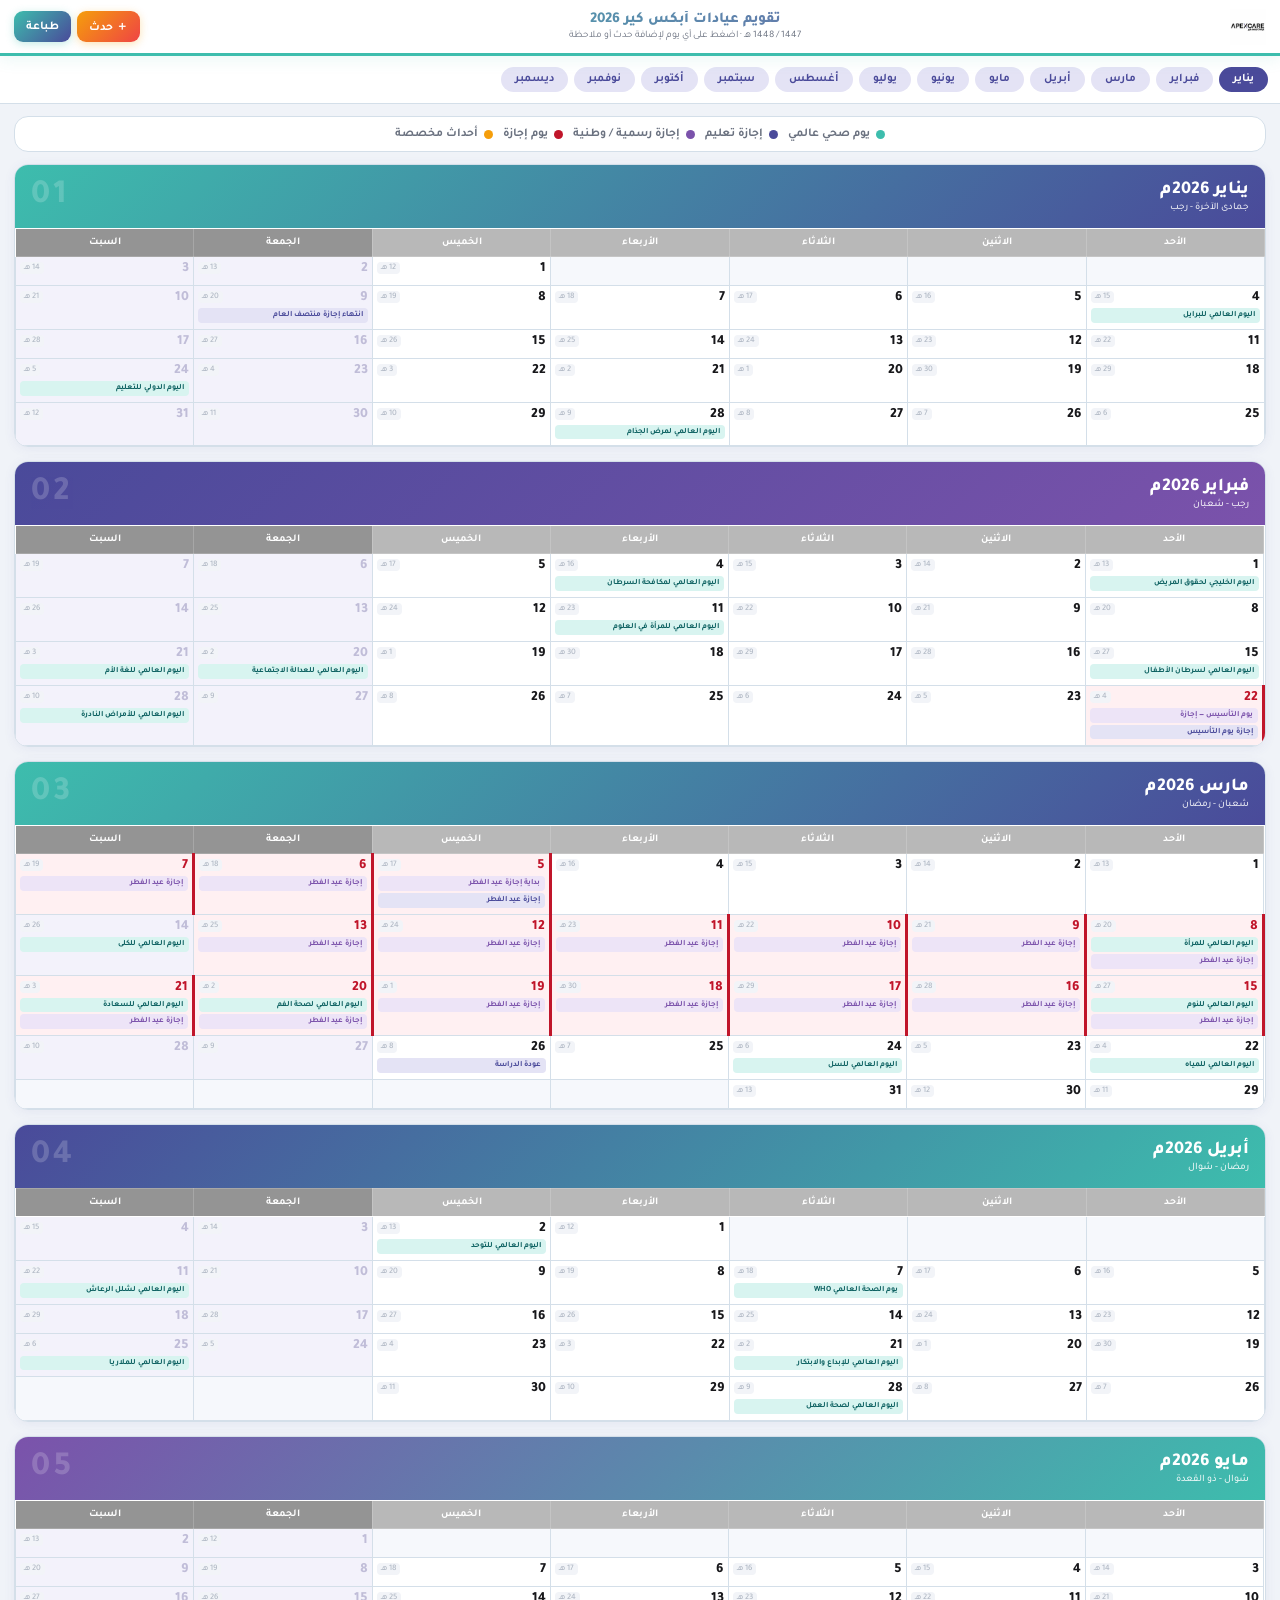
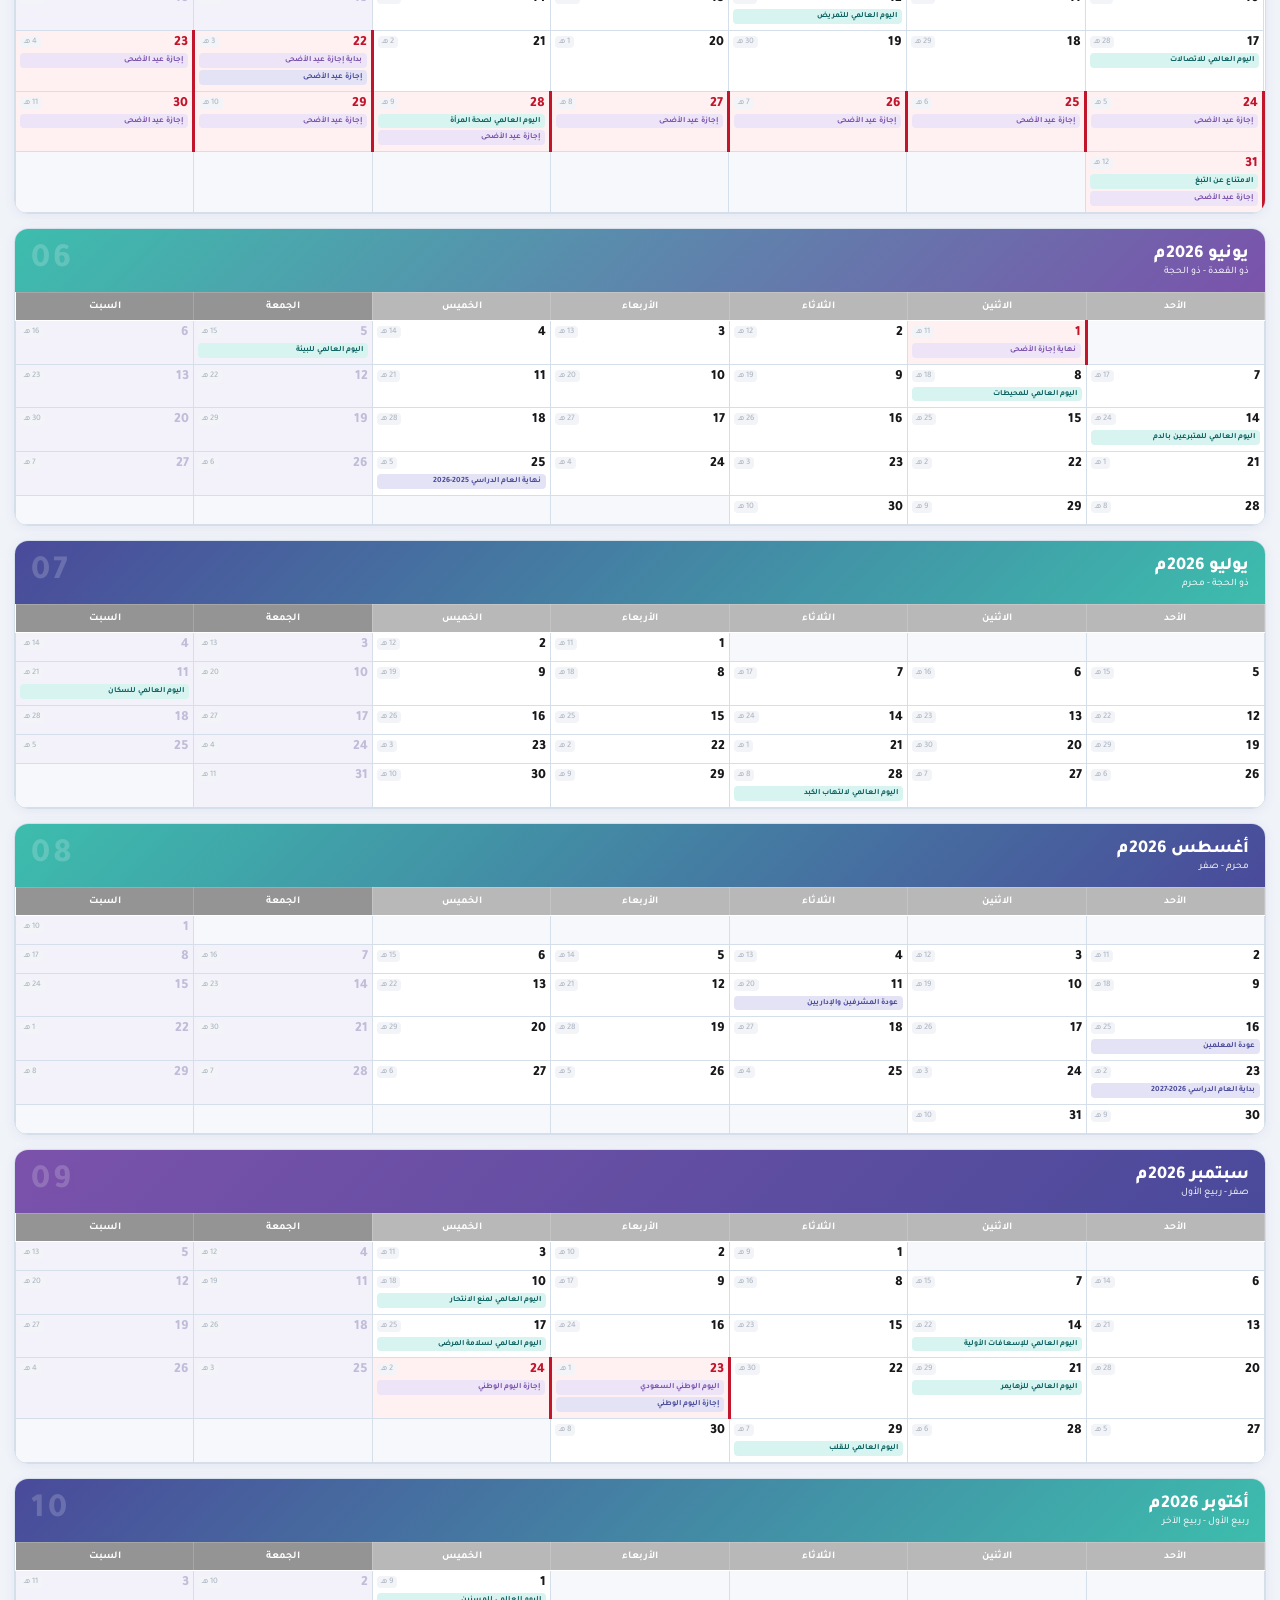
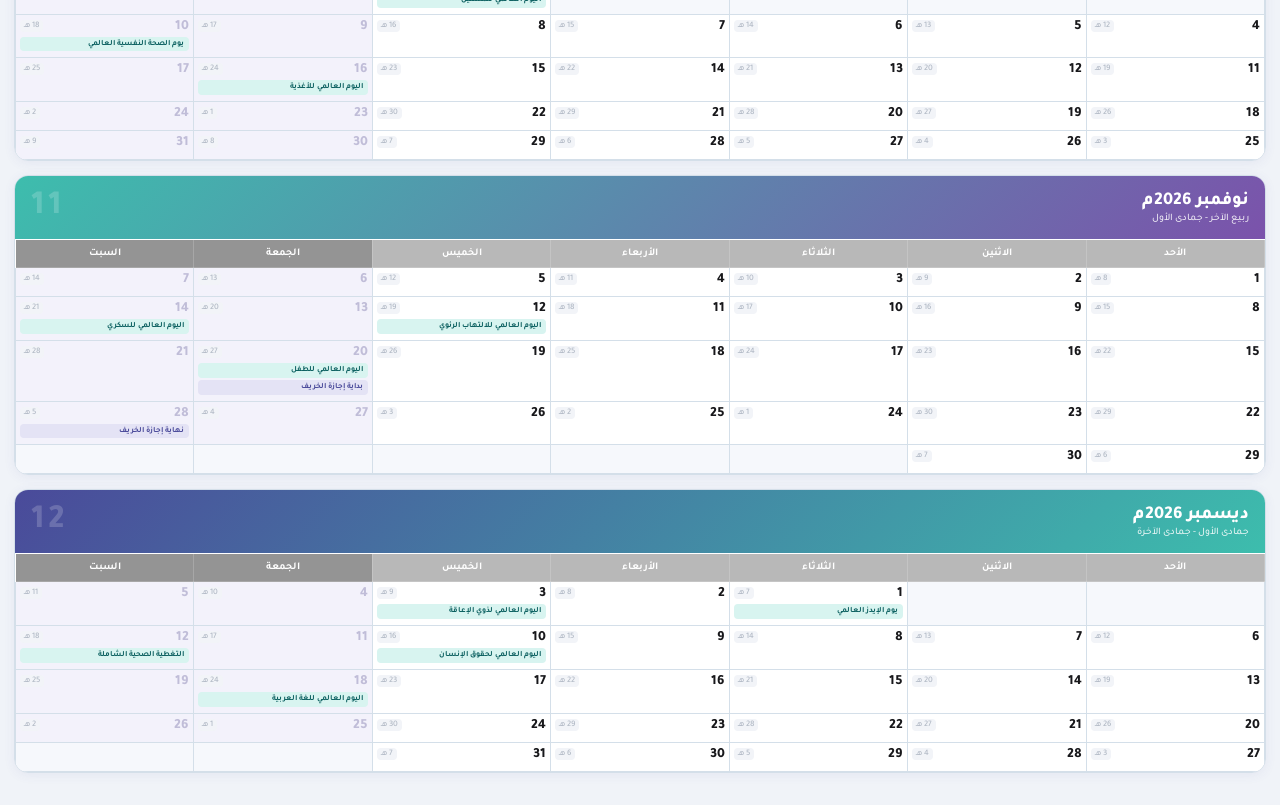
<file: APEXCARE_Calendar_2026.html>
<!DOCTYPE html>
<html lang="ar" dir="rtl">
<head>
<meta charset="UTF-8">
<meta name="viewport" content="width=device-width,initial-scale=1,maximum-scale=1">
<title>تقويم أبكس كير 2026</title>
<link href="https://fonts.googleapis.com/css2?family=Tajawal:wght@400;500;700;800&display=swap" rel="stylesheet">
<style>
:root{
  --teal:#3DBDAD;--teal-l:#d8f4f0;
  --pur:#7B52AB;--pur-l:#ede4f7;
  --ind:#4A4A9A;--ind-l:#e4e3f5;
  --red:#c0152a;--red-l:#fff0f2;
  --bg:#f0f3f8;--card:#fff;--bdr:#d4dfe9;
  --txt:#18181b;--muted:#6b7280;
  --H:56px;--NAV:48px;
}
*{box-sizing:border-box;margin:0;padding:0;-webkit-tap-highlight-color:transparent}
html{scroll-behavior:smooth;scroll-padding-top:calc(var(--H) + var(--NAV) + 8px)}
body{font-family:'Tajawal',sans-serif;direction:rtl;background:var(--bg);color:var(--txt);
  padding-top:calc(var(--H) + var(--NAV));padding-bottom:32px}

/* ── TOP BAR ── */
.topbar{position:fixed;top:0;inset-inline:0;height:var(--H);z-index:300;
  background:var(--card);border-bottom:3px solid var(--teal);
  box-shadow:0 2px 16px rgba(61,189,173,.13);
  display:flex;align-items:center;gap:10px;padding:0 14px}
.tb-logo{height:36px;width:auto;flex-shrink:0}
.tb-mid{flex:1;text-align:center;min-width:0}
.tb-title{font-size:15px;font-weight:800;
  background:linear-gradient(90deg,var(--teal),var(--pur));
  -webkit-background-clip:text;-webkit-text-fill-color:transparent;background-clip:text}
.tb-sub{font-size:10px;color:var(--muted);margin-top:1px}
.tb-btns{display:flex;gap:6px;flex-shrink:0}
.btn{border:none;border-radius:9px;padding:7px 12px;
  font-family:'Tajawal',sans-serif;font-size:12px;font-weight:700;cursor:pointer;white-space:nowrap}
.btn-print{background:linear-gradient(135deg,var(--teal),var(--ind));color:#fff;
  box-shadow:0 2px 8px rgba(61,189,173,.3)}
.btn-add{background:linear-gradient(135deg,#f59e0b,#ef4444);color:#fff;
  box-shadow:0 2px 8px rgba(245,158,11,.3)}

/* ── NAV ── */
.month-nav{position:fixed;top:var(--H);inset-inline:0;height:var(--NAV);z-index:200;
  background:var(--card);border-bottom:1px solid var(--bdr);
  display:flex;align-items:center;overflow-x:auto;padding:0 12px;gap:6px;
  scrollbar-width:none;-webkit-overflow-scrolling:touch}
.month-nav::-webkit-scrollbar{display:none}
.nv{flex-shrink:0;text-decoration:none;font-size:11.5px;font-weight:700;
  padding:5px 13px;border-radius:20px;color:var(--ind);background:var(--ind-l);
  border:1.5px solid transparent;transition:all .18s;white-space:nowrap}
.nv.active{background:var(--ind);color:#fff}

/* ── LEGEND ── */
.legend{display:flex;flex-wrap:wrap;gap:10px;justify-content:center;
  margin:12px 14px 0;padding:10px 14px;background:var(--card);
  border-radius:14px;border:1px solid var(--bdr)}
.leg{display:flex;align-items:center;gap:6px;font-size:12px;font-weight:600;color:var(--muted)}
.ldot{width:9px;height:9px;border-radius:50%;flex-shrink:0}

/* ── MONTHS ── */
.months{display:flex;flex-direction:column;gap:14px;padding:12px 14px 0}
.mc{background:var(--card);border-radius:14px;overflow:hidden;
  border:1px solid var(--bdr);box-shadow:0 2px 12px rgba(74,74,154,.07)}
.mh{display:flex;align-items:center;justify-content:space-between;
  padding:12px 16px 10px;color:#fff}
.mh-left{display:flex;flex-direction:column;gap:3px}
.mh-ar{font-size:18px;font-weight:800;line-height:1}
.mh-hij{font-size:10px;opacity:.88;font-weight:500}
.mh-num{font-size:34px;font-weight:800;opacity:.18;letter-spacing:3px}
.tbl-wrap{overflow-x:auto;-webkit-overflow-scrolling:touch}
.ctbl{width:100%;min-width:320px;border-collapse:collapse;table-layout:fixed}
.ctbl thead th{color:#fff;text-align:center;font-size:10.5px;font-weight:700;
  padding:7px 2px;border:1px solid rgba(255,255,255,.18);white-space:nowrap;
  background:rgba(0,0,0,.28)}
.ctbl tbody td{border:1px solid var(--bdr);vertical-align:top;
  padding:5px 4px 4px;background:var(--card);min-height:62px;cursor:pointer;
  transition:background .12s;position:relative}
.ctbl tbody td:active{filter:brightness(.95)}
.emp{background:#f6f8fc!important;cursor:default!important}
.wk {background:#f3f2fb!important}
.hl {background:var(--red-l)!important;border-right:3px solid var(--red)!important}
.hl .dn{color:var(--red)!important}
.dt{display:flex;justify-content:space-between;align-items:flex-start;margin-bottom:3px}
.dn{font-size:14px;font-weight:800;line-height:1;color:var(--txt)}
.wk .dn{color:#c0bdd8}
.dh{font-size:8.5px;color:#b0b8c4;background:#f2f4f8;padding:1px 4px;border-radius:4px;font-weight:500}
.pills{display:flex;flex-direction:column;gap:2px;overflow:hidden}
.pill{font-size:8px;font-weight:700;line-height:1.35;padding:2px 5px;border-radius:4px;
  white-space:nowrap;overflow:hidden;text-overflow:ellipsis;display:block;cursor:pointer}
.ph{background:var(--teal-l);color:#0c6060}
.pe{background:var(--ind-l);color:var(--ind)}
.pn{background:var(--pur-l);color:var(--pur)}
.px{background:#ebebeb;color:#888;font-size:7.5px}

/* ── CUSTOM EVENTS ON CELL ── */
.custom-events{display:flex;flex-direction:column;gap:1.5px;margin-top:2px;overflow:hidden}
.cev{font-size:7.5px;font-weight:700;padding:1.5px 4px;border-radius:3px;
  white-space:nowrap;overflow:hidden;text-overflow:ellipsis;cursor:pointer;
  display:flex;align-items:center;gap:3px}
.cev-lock{font-size:8px;opacity:.7;flex-shrink:0}

/* ── OVERLAY BASE ── */
.overlay{display:none;position:fixed;inset:0;background:rgba(10,10,20,.5);
  z-index:999;align-items:center;justify-content:center;padding:16px}
.overlay.show{display:flex}

/* ── MODAL CARD ── */
.modal{background:var(--card);border-radius:20px;width:100%;max-width:440px;
  padding:20px;display:flex;flex-direction:column;gap:14px;
  max-height:85vh;overflow-y:auto;
  animation:fadeUp .22s cubic-bezier(.4,0,.2,1)}
@keyframes fadeUp{from{opacity:0;transform:translateY(20px)}to{opacity:1;transform:translateY(0)}}
.modal-title{font-size:17px;font-weight:800;color:var(--txt);text-align:center}
.modal-date{font-size:12px;color:var(--muted);text-align:center;margin-top:-8px}

/* form elements */
.frow{display:flex;flex-direction:column;gap:5px}
.flabel{font-size:12px;font-weight:700;color:var(--txt)}
.finput{border:1.5px solid var(--bdr);border-radius:9px;padding:9px 12px;
  font-family:'Tajawal',sans-serif;font-size:13px;color:var(--txt);
  background:var(--bg);outline:none;width:100%}
.finput:focus{border-color:var(--teal)}
textarea.finput{resize:vertical;min-height:60px}

/* color picker row */
.color-row{display:flex;gap:8px;flex-wrap:wrap}
.color-opt{width:28px;height:28px;border-radius:50%;border:3px solid transparent;
  cursor:pointer;transition:transform .12s;flex-shrink:0}
.color-opt.selected,.color-opt:active{transform:scale(1.2);border-color:#fff;
  box-shadow:0 0 0 2px #333}

/* role tabs */
.role-tabs{display:flex;gap:6px;flex-wrap:wrap}
.rtab{flex:1;min-width:80px;padding:7px 8px;border-radius:9px;border:1.5px solid var(--bdr);
  font-family:'Tajawal',sans-serif;font-size:11.5px;font-weight:700;cursor:pointer;
  background:var(--bg);color:var(--muted);text-align:center;transition:all .15s}
.rtab.active{color:#fff;border-color:transparent}

/* event list inside day modal */
.ev-list{display:flex;flex-direction:column;gap:6px}
.ev-item{display:flex;align-items:center;gap:8px;padding:7px 10px;
  border-radius:9px;border:1px solid var(--bdr);background:var(--bg)}
.ev-dot{width:10px;height:10px;border-radius:50%;flex-shrink:0}
.ev-name{flex:1;font-size:12px;font-weight:600}
.ev-role{font-size:10px;color:var(--muted)}
.ev-del{border:none;background:none;color:#e53e3e;font-size:16px;cursor:pointer;
  padding:0 2px;line-height:1;font-weight:700}

/* bottom action buttons */
.modal-actions{display:flex;gap:8px}
.mbtn{flex:1;padding:10px;border:none;border-radius:10px;
  font-family:'Tajawal',sans-serif;font-size:13px;font-weight:700;cursor:pointer}
.mbtn-primary{background:linear-gradient(135deg,var(--teal),var(--ind));color:#fff}
.mbtn-cancel{background:var(--bg);color:var(--muted);border:1.5px solid var(--bdr)}

/* pin modal */
.pin-dots{display:flex;gap:12px;justify-content:center;margin:10px 0}
.pin-dot{width:16px;height:16px;border-radius:50%;background:var(--bdr);
  transition:background .15s}
.pin-dot.filled{background:var(--ind)}
.pin-hint{font-size:12px;color:var(--muted);text-align:center}
.pin-error{font-size:13px;color:var(--red);text-align:center;font-weight:700;margin-top:4px}
.pin-input-wrap{position:relative;display:flex;align-items:center}
.pin-input{width:100%;padding:12px 16px;font-size:22px;letter-spacing:8px;
  text-align:center;border:2px solid var(--bdr);border-radius:12px;
  font-family:'Tajawal',sans-serif;background:var(--bg);color:var(--txt);
  outline:none;-webkit-text-security:disc;}
.pin-input:focus{border-color:var(--ind);box-shadow:0 0 0 3px var(--ind-l)}
.pin-enter-btn{width:100%;padding:11px;border:none;border-radius:11px;margin-top:4px;
  background:linear-gradient(135deg,var(--teal),var(--ind));color:#fff;
  font-family:'Tajawal',sans-serif;font-size:14px;font-weight:700;cursor:pointer}
.pin-enter-btn:active{opacity:.85}

/* ── PRINT ── */
@media print{
  @page{size:A3 landscape;margin:5mm}
  .topbar,.month-nav,.legend,.overlay,.tb-btns{display:none!important}
  body{padding:0;background:#fff}
  .months{display:grid!important;grid-template-columns:repeat(4,1fr);
    gap:4mm;padding:0;-webkit-print-color-adjust:exact;print-color-adjust:exact}
  .mc{border-radius:4pt;box-shadow:none;page-break-inside:avoid;break-inside:avoid}
  .mh{padding:3mm 3.5mm 2mm;-webkit-print-color-adjust:exact;print-color-adjust:exact}
  .mh-ar{font-size:9pt}.mh-hij{font-size:5.5pt}.mh-num{font-size:16pt}
  .ctbl thead th{font-size:6.5pt;padding:2mm 1mm;
    background:rgba(0,0,0,.28);-webkit-print-color-adjust:exact;print-color-adjust:exact}
  .ctbl tbody td{padding:1mm 1.2mm;min-height:0}
  .dn{font-size:8pt}.dh{font-size:5pt}
  .pill,.cev{font-size:4.5pt;padding:.4mm 1mm}
  .emp,.wk,.hl,.ph,.pe,.pn,.px{-webkit-print-color-adjust:exact;print-color-adjust:exact}
  .hl{-webkit-print-color-adjust:exact;print-color-adjust:exact}
  .tbl-wrap{overflow:visible}
}
</style>
</head>
<body>

<!-- TOP BAR -->
<header class="topbar">
  <img class="tb-logo" src="[data-uri]" alt="APEXCARE">
  <div class="tb-mid">
    <div class="tb-title">تقويم عيادات أبكس كير 2026</div>
    <div class="tb-sub">1447 / 1448 هـ · اضغط على أي يوم لإضافة حدث أو ملاحظة</div>
  </div>
  <div class="tb-btns">
    <button class="btn btn-add" onclick="showAddEvent()">＋ حدث</button>
    <button class="btn btn-print" onclick="window.print()">طباعة</button>
  </div>
</header>

<!-- MONTH NAV -->
<nav class="month-nav" id="mnav"><a class="nv" href="#m1">يناير</a><a class="nv" href="#m2">فبراير</a><a class="nv" href="#m3">مارس</a><a class="nv" href="#m4">أبريل</a><a class="nv" href="#m5">مايو</a><a class="nv" href="#m6">يونيو</a><a class="nv" href="#m7">يوليو</a><a class="nv" href="#m8">أغسطس</a><a class="nv" href="#m9">سبتمبر</a><a class="nv" href="#m10">أكتوبر</a><a class="nv" href="#m11">نوفمبر</a><a class="nv" href="#m12">ديسمبر</a></nav>

<!-- ══════════════════════════════════════════
     MODAL 1: DAY DETAILS + EVENTS LIST
══════════════════════════════════════════ -->
<div class="overlay" id="ovDay" onclick="closeOverlay('ovDay')">
<div class="modal" onclick="event.stopPropagation()">
  <div class="modal-title" id="dayModalTitle">تفاصيل اليوم</div>
  <div class="modal-date" id="dayModalDate"></div>
  <div class="ev-list" id="dayEvList"></div>
  <div class="modal-actions">
    <button class="mbtn mbtn-primary" onclick="openAddForDay()">＋ إضافة حدث / ملاحظة</button>
    <button class="mbtn mbtn-cancel" onclick="closeOverlay('ovDay')">إغلاق</button>
  </div>
</div>
</div>

<!-- ══════════════════════════════════════════
     MODAL 2: ADD EVENT FORM
══════════════════════════════════════════ -->
<div class="overlay" id="ovAdd" onclick="closeOverlay('ovAdd')">
<div class="modal" onclick="event.stopPropagation()">
  <div class="modal-title">إضافة حدث / ملاحظة</div>

  <!-- Date picker -->
  <div class="frow">
    <label class="flabel">📅 التاريخ</label>
    <input class="finput" type="date" id="evDate" min="2026-01-01" max="2026-12-31">
  </div>

  <!-- Event name -->
  <div class="frow">
    <label class="flabel">✏️ اسم الحدث أو الملاحظة</label>
    <input class="finput" type="text" id="evName" placeholder="مثال: إجازة موظف، اجتماع مهم...">
  </div>

  <!-- Color -->
  <div class="frow">
    <label class="flabel">🎨 اللون</label>
    <div class="color-row" id="colorRow">
      <div class="color-opt selected" style="background:#f59e0b" data-color="#f59e0b" onclick="selectColor(this)" title="أصفر"></div>
      <div class="color-opt" style="background:#ef4444" data-color="#ef4444" onclick="selectColor(this)" title="أحمر"></div>
      <div class="color-opt" style="background:#3b82f6" data-color="#3b82f6" onclick="selectColor(this)" title="أزرق"></div>
      <div class="color-opt" style="background:#10b981" data-color="#10b981" onclick="selectColor(this)" title="أخضر"></div>
      <div class="color-opt" style="background:#8b5cf6" data-color="#8b5cf6" onclick="selectColor(this)" title="بنفسجي"></div>
      <div class="color-opt" style="background:#ec4899" data-color="#ec4899" onclick="selectColor(this)" title="وردي"></div>
      <div class="color-opt" style="background:#f97316" data-color="#f97316" onclick="selectColor(this)" title="برتقالي"></div>
      <div class="color-opt" style="background:#06b6d4" data-color="#06b6d4" onclick="selectColor(this)" title="سماوي"></div>
      <div class="color-opt" style="background:#6b7280" data-color="#6b7280" onclick="selectColor(this)" title="رمادي"></div>
    </div>
  </div>

  <!-- Role / category -->
  <div class="frow">
    <label class="flabel">👤 الجهة</label>
    <div class="role-tabs" id="roleTabs">
      <div class="rtab active" data-role="general" data-bg="#6b7280" onclick="selectRole(this)" style="background:#6b7280;color:#fff">عام</div>
      <div class="rtab" data-role="ceo" data-bg="#c0152a" onclick="selectRole(this)">المدير التنفيذي</div>
      <div class="rtab" data-role="marketing" data-bg="#8b5cf6" onclick="selectRole(this)">التسويق</div>
      <div class="rtab" data-role="hr" data-bg="#10b981" onclick="selectRole(this)">الموارد البشرية</div>
      <div class="rtab" data-role="ops" data-bg="#f97316" onclick="selectRole(this)">العمليات</div>
    </div>
  </div>

  <!-- info note -->
  <div style="font-size:11px;color:var(--muted);background:#f0f3f8;border-radius:9px;padding:9px 12px;line-height:1.6">
    🔒 سيُطلب الرقم السري عند إضافة أي حدث — العرض مفتوح للجميع بدون رقم سري
  </div>

  <div class="modal-actions">
    <button class="mbtn mbtn-primary" onclick="saveEvent()">💾 حفظ</button>
    <button class="mbtn mbtn-cancel" onclick="closeOverlay('ovAdd')">إلغاء</button>
  </div>
</div>
</div>

<!-- ══════════════════════════════════════════
     MODAL 3: PIN FOR ADDING (role-based)
══════════════════════════════════════════ -->
<div class="overlay" id="ovPin" onclick="closeOverlay('ovPin')">
<div class="modal" onclick="event.stopPropagation()" style="max-width:300px;gap:12px">
  <div class="modal-title" id="pinModalTitle">🔒 تحقق من الهوية</div>
  <div class="pin-hint" id="pinModalHint">أدخل الرقم السري للمتابعة</div>
  <div class="pin-input-wrap">
    <input class="pin-input" id="pinInput" type="password"
      inputmode="numeric" pattern="[0-9]*"
      maxlength="4" placeholder="••••"
      autocomplete="one-time-code"
      oninput="onPinInput(this)"
      onkeydown="if(event.key==='Enter')verifyPinFromInput()">
  </div>
  <div class="pin-error" id="pinError" style="display:none">رقم سري خاطئ ❌</div>
  <button class="pin-enter-btn" onclick="verifyPinFromInput()">تأكيد ←</button>
  <button class="mbtn mbtn-cancel" onclick="closeOverlay('ovPin')" style="margin-top:0">إلغاء</button>
</div>
</div>

<!-- LEGEND -->
<div class="legend">
  <span class="leg"><span class="ldot" style="background:var(--teal)"></span>يوم صحي عالمي</span>
  <span class="leg"><span class="ldot" style="background:var(--ind)"></span>إجازة تعليم</span>
  <span class="leg"><span class="ldot" style="background:var(--pur)"></span>إجازة رسمية / وطنية</span>
  <span class="leg"><span class="ldot" style="background:var(--red)"></span>يوم إجازة</span>
  <span class="leg"><span class="ldot" style="background:#f59e0b"></span>أحداث مخصصة</span>
</div>

<!-- MONTHS -->
<div class="months" id="months">
<section class="mc" id="m1">
  <div class="mh" style="background:linear-gradient(135deg,#3DBDAD 0%,#4A4A9A 100%)">
    <div class="mh-left">
      <div class="mh-ar">يناير 2026م</div>
      <div class="mh-hij">جمادى الآخرة - رجب</div>
    </div>
    <div class="mh-num">01</div>
  </div>
  <div class="tbl-wrap">
    <table class="ctbl">
      <thead><tr><th style="background:rgba(0,0,0,.28)">الأحد</th><th style="background:rgba(0,0,0,.28)">الاثنين</th><th style="background:rgba(0,0,0,.28)">الثلاثاء</th><th style="background:rgba(0,0,0,.28)">الأربعاء</th><th style="background:rgba(0,0,0,.28)">الخميس</th><th style="background:rgba(0,0,0,.42)">الجمعة</th><th style="background:rgba(0,0,0,.42)">السبت</th></tr></thead>
      <tbody><tr><td class="emp"></td><td class="emp"></td><td class="emp"></td><td class="emp"></td><td class="dc" data-date="2026-01-01" onclick="openDay(this)">
<div class="dt"><span class="dn">1</span><span class="dh">12 هـ</span></div>
<div class="pills"></div>
<div class="custom-events" id="ce-2026-01-01"></div>
</td><td class="dc wk" data-date="2026-01-02" onclick="openDay(this)">
<div class="dt"><span class="dn">2</span><span class="dh">13 هـ</span></div>
<div class="pills"></div>
<div class="custom-events" id="ce-2026-01-02"></div>
</td><td class="dc wk" data-date="2026-01-03" onclick="openDay(this)">
<div class="dt"><span class="dn">3</span><span class="dh">14 هـ</span></div>
<div class="pills"></div>
<div class="custom-events" id="ce-2026-01-03"></div>
</td></tr><tr><td class="dc" data-date="2026-01-04" onclick="openDay(this)">
<div class="dt"><span class="dn">4</span><span class="dh">15 هـ</span></div>
<div class="pills"><span class="pill ph" data-full="اليوم العالمي للبرايل">اليوم العالمي للبرايل</span></div>
<div class="custom-events" id="ce-2026-01-04"></div>
</td><td class="dc" data-date="2026-01-05" onclick="openDay(this)">
<div class="dt"><span class="dn">5</span><span class="dh">16 هـ</span></div>
<div class="pills"></div>
<div class="custom-events" id="ce-2026-01-05"></div>
</td><td class="dc" data-date="2026-01-06" onclick="openDay(this)">
<div class="dt"><span class="dn">6</span><span class="dh">17 هـ</span></div>
<div class="pills"></div>
<div class="custom-events" id="ce-2026-01-06"></div>
</td><td class="dc" data-date="2026-01-07" onclick="openDay(this)">
<div class="dt"><span class="dn">7</span><span class="dh">18 هـ</span></div>
<div class="pills"></div>
<div class="custom-events" id="ce-2026-01-07"></div>
</td><td class="dc" data-date="2026-01-08" onclick="openDay(this)">
<div class="dt"><span class="dn">8</span><span class="dh">19 هـ</span></div>
<div class="pills"></div>
<div class="custom-events" id="ce-2026-01-08"></div>
</td><td class="dc wk" data-date="2026-01-09" onclick="openDay(this)">
<div class="dt"><span class="dn">9</span><span class="dh">20 هـ</span></div>
<div class="pills"><span class="pill pe" data-full="انتهاء إجازة منتصف العام">انتهاء إجازة منتصف العام</span></div>
<div class="custom-events" id="ce-2026-01-09"></div>
</td><td class="dc wk" data-date="2026-01-10" onclick="openDay(this)">
<div class="dt"><span class="dn">10</span><span class="dh">21 هـ</span></div>
<div class="pills"></div>
<div class="custom-events" id="ce-2026-01-10"></div>
</td></tr><tr><td class="dc" data-date="2026-01-11" onclick="openDay(this)">
<div class="dt"><span class="dn">11</span><span class="dh">22 هـ</span></div>
<div class="pills"></div>
<div class="custom-events" id="ce-2026-01-11"></div>
</td><td class="dc" data-date="2026-01-12" onclick="openDay(this)">
<div class="dt"><span class="dn">12</span><span class="dh">23 هـ</span></div>
<div class="pills"></div>
<div class="custom-events" id="ce-2026-01-12"></div>
</td><td class="dc" data-date="2026-01-13" onclick="openDay(this)">
<div class="dt"><span class="dn">13</span><span class="dh">24 هـ</span></div>
<div class="pills"></div>
<div class="custom-events" id="ce-2026-01-13"></div>
</td><td class="dc" data-date="2026-01-14" onclick="openDay(this)">
<div class="dt"><span class="dn">14</span><span class="dh">25 هـ</span></div>
<div class="pills"></div>
<div class="custom-events" id="ce-2026-01-14"></div>
</td><td class="dc" data-date="2026-01-15" onclick="openDay(this)">
<div class="dt"><span class="dn">15</span><span class="dh">26 هـ</span></div>
<div class="pills"></div>
<div class="custom-events" id="ce-2026-01-15"></div>
</td><td class="dc wk" data-date="2026-01-16" onclick="openDay(this)">
<div class="dt"><span class="dn">16</span><span class="dh">27 هـ</span></div>
<div class="pills"></div>
<div class="custom-events" id="ce-2026-01-16"></div>
</td><td class="dc wk" data-date="2026-01-17" onclick="openDay(this)">
<div class="dt"><span class="dn">17</span><span class="dh">28 هـ</span></div>
<div class="pills"></div>
<div class="custom-events" id="ce-2026-01-17"></div>
</td></tr><tr><td class="dc" data-date="2026-01-18" onclick="openDay(this)">
<div class="dt"><span class="dn">18</span><span class="dh">29 هـ</span></div>
<div class="pills"></div>
<div class="custom-events" id="ce-2026-01-18"></div>
</td><td class="dc" data-date="2026-01-19" onclick="openDay(this)">
<div class="dt"><span class="dn">19</span><span class="dh">30 هـ</span></div>
<div class="pills"></div>
<div class="custom-events" id="ce-2026-01-19"></div>
</td><td class="dc" data-date="2026-01-20" onclick="openDay(this)">
<div class="dt"><span class="dn">20</span><span class="dh">1 هـ</span></div>
<div class="pills"></div>
<div class="custom-events" id="ce-2026-01-20"></div>
</td><td class="dc" data-date="2026-01-21" onclick="openDay(this)">
<div class="dt"><span class="dn">21</span><span class="dh">2 هـ</span></div>
<div class="pills"></div>
<div class="custom-events" id="ce-2026-01-21"></div>
</td><td class="dc" data-date="2026-01-22" onclick="openDay(this)">
<div class="dt"><span class="dn">22</span><span class="dh">3 هـ</span></div>
<div class="pills"></div>
<div class="custom-events" id="ce-2026-01-22"></div>
</td><td class="dc wk" data-date="2026-01-23" onclick="openDay(this)">
<div class="dt"><span class="dn">23</span><span class="dh">4 هـ</span></div>
<div class="pills"></div>
<div class="custom-events" id="ce-2026-01-23"></div>
</td><td class="dc wk" data-date="2026-01-24" onclick="openDay(this)">
<div class="dt"><span class="dn">24</span><span class="dh">5 هـ</span></div>
<div class="pills"><span class="pill ph" data-full="اليوم الدولي للتعليم">اليوم الدولي للتعليم</span></div>
<div class="custom-events" id="ce-2026-01-24"></div>
</td></tr><tr><td class="dc" data-date="2026-01-25" onclick="openDay(this)">
<div class="dt"><span class="dn">25</span><span class="dh">6 هـ</span></div>
<div class="pills"></div>
<div class="custom-events" id="ce-2026-01-25"></div>
</td><td class="dc" data-date="2026-01-26" onclick="openDay(this)">
<div class="dt"><span class="dn">26</span><span class="dh">7 هـ</span></div>
<div class="pills"></div>
<div class="custom-events" id="ce-2026-01-26"></div>
</td><td class="dc" data-date="2026-01-27" onclick="openDay(this)">
<div class="dt"><span class="dn">27</span><span class="dh">8 هـ</span></div>
<div class="pills"></div>
<div class="custom-events" id="ce-2026-01-27"></div>
</td><td class="dc" data-date="2026-01-28" onclick="openDay(this)">
<div class="dt"><span class="dn">28</span><span class="dh">9 هـ</span></div>
<div class="pills"><span class="pill ph" data-full="اليوم العالمي لمرض الجذام">اليوم العالمي لمرض الجذام</span></div>
<div class="custom-events" id="ce-2026-01-28"></div>
</td><td class="dc" data-date="2026-01-29" onclick="openDay(this)">
<div class="dt"><span class="dn">29</span><span class="dh">10 هـ</span></div>
<div class="pills"></div>
<div class="custom-events" id="ce-2026-01-29"></div>
</td><td class="dc wk" data-date="2026-01-30" onclick="openDay(this)">
<div class="dt"><span class="dn">30</span><span class="dh">11 هـ</span></div>
<div class="pills"></div>
<div class="custom-events" id="ce-2026-01-30"></div>
</td><td class="dc wk" data-date="2026-01-31" onclick="openDay(this)">
<div class="dt"><span class="dn">31</span><span class="dh">12 هـ</span></div>
<div class="pills"></div>
<div class="custom-events" id="ce-2026-01-31"></div>
</td></tr></tbody>
    </table>
  </div>
</section>
<section class="mc" id="m2">
  <div class="mh" style="background:linear-gradient(135deg,#4A4A9A 0%,#7B52AB 100%)">
    <div class="mh-left">
      <div class="mh-ar">فبراير 2026م</div>
      <div class="mh-hij">رجب - شعبان</div>
    </div>
    <div class="mh-num">02</div>
  </div>
  <div class="tbl-wrap">
    <table class="ctbl">
      <thead><tr><th style="background:rgba(0,0,0,.28)">الأحد</th><th style="background:rgba(0,0,0,.28)">الاثنين</th><th style="background:rgba(0,0,0,.28)">الثلاثاء</th><th style="background:rgba(0,0,0,.28)">الأربعاء</th><th style="background:rgba(0,0,0,.28)">الخميس</th><th style="background:rgba(0,0,0,.42)">الجمعة</th><th style="background:rgba(0,0,0,.42)">السبت</th></tr></thead>
      <tbody><tr><td class="dc" data-date="2026-02-01" onclick="openDay(this)">
<div class="dt"><span class="dn">1</span><span class="dh">13 هـ</span></div>
<div class="pills"><span class="pill ph" data-full="اليوم الخليجي لحقوق المريض">اليوم الخليجي لحقوق المريض</span></div>
<div class="custom-events" id="ce-2026-02-01"></div>
</td><td class="dc" data-date="2026-02-02" onclick="openDay(this)">
<div class="dt"><span class="dn">2</span><span class="dh">14 هـ</span></div>
<div class="pills"></div>
<div class="custom-events" id="ce-2026-02-02"></div>
</td><td class="dc" data-date="2026-02-03" onclick="openDay(this)">
<div class="dt"><span class="dn">3</span><span class="dh">15 هـ</span></div>
<div class="pills"></div>
<div class="custom-events" id="ce-2026-02-03"></div>
</td><td class="dc" data-date="2026-02-04" onclick="openDay(this)">
<div class="dt"><span class="dn">4</span><span class="dh">16 هـ</span></div>
<div class="pills"><span class="pill ph" data-full="اليوم العالمي لمكافحة السرطان">اليوم العالمي لمكافحة السرطان</span></div>
<div class="custom-events" id="ce-2026-02-04"></div>
</td><td class="dc" data-date="2026-02-05" onclick="openDay(this)">
<div class="dt"><span class="dn">5</span><span class="dh">17 هـ</span></div>
<div class="pills"></div>
<div class="custom-events" id="ce-2026-02-05"></div>
</td><td class="dc wk" data-date="2026-02-06" onclick="openDay(this)">
<div class="dt"><span class="dn">6</span><span class="dh">18 هـ</span></div>
<div class="pills"></div>
<div class="custom-events" id="ce-2026-02-06"></div>
</td><td class="dc wk" data-date="2026-02-07" onclick="openDay(this)">
<div class="dt"><span class="dn">7</span><span class="dh">19 هـ</span></div>
<div class="pills"></div>
<div class="custom-events" id="ce-2026-02-07"></div>
</td></tr><tr><td class="dc" data-date="2026-02-08" onclick="openDay(this)">
<div class="dt"><span class="dn">8</span><span class="dh">20 هـ</span></div>
<div class="pills"></div>
<div class="custom-events" id="ce-2026-02-08"></div>
</td><td class="dc" data-date="2026-02-09" onclick="openDay(this)">
<div class="dt"><span class="dn">9</span><span class="dh">21 هـ</span></div>
<div class="pills"></div>
<div class="custom-events" id="ce-2026-02-09"></div>
</td><td class="dc" data-date="2026-02-10" onclick="openDay(this)">
<div class="dt"><span class="dn">10</span><span class="dh">22 هـ</span></div>
<div class="pills"></div>
<div class="custom-events" id="ce-2026-02-10"></div>
</td><td class="dc" data-date="2026-02-11" onclick="openDay(this)">
<div class="dt"><span class="dn">11</span><span class="dh">23 هـ</span></div>
<div class="pills"><span class="pill ph" data-full="اليوم العالمي للمرأة في العلوم">اليوم العالمي للمرأة في العلوم</span></div>
<div class="custom-events" id="ce-2026-02-11"></div>
</td><td class="dc" data-date="2026-02-12" onclick="openDay(this)">
<div class="dt"><span class="dn">12</span><span class="dh">24 هـ</span></div>
<div class="pills"></div>
<div class="custom-events" id="ce-2026-02-12"></div>
</td><td class="dc wk" data-date="2026-02-13" onclick="openDay(this)">
<div class="dt"><span class="dn">13</span><span class="dh">25 هـ</span></div>
<div class="pills"></div>
<div class="custom-events" id="ce-2026-02-13"></div>
</td><td class="dc wk" data-date="2026-02-14" onclick="openDay(this)">
<div class="dt"><span class="dn">14</span><span class="dh">26 هـ</span></div>
<div class="pills"></div>
<div class="custom-events" id="ce-2026-02-14"></div>
</td></tr><tr><td class="dc" data-date="2026-02-15" onclick="openDay(this)">
<div class="dt"><span class="dn">15</span><span class="dh">27 هـ</span></div>
<div class="pills"><span class="pill ph" data-full="اليوم العالمي لسرطان الأطفال">اليوم العالمي لسرطان الأطفال</span></div>
<div class="custom-events" id="ce-2026-02-15"></div>
</td><td class="dc" data-date="2026-02-16" onclick="openDay(this)">
<div class="dt"><span class="dn">16</span><span class="dh">28 هـ</span></div>
<div class="pills"></div>
<div class="custom-events" id="ce-2026-02-16"></div>
</td><td class="dc" data-date="2026-02-17" onclick="openDay(this)">
<div class="dt"><span class="dn">17</span><span class="dh">29 هـ</span></div>
<div class="pills"></div>
<div class="custom-events" id="ce-2026-02-17"></div>
</td><td class="dc" data-date="2026-02-18" onclick="openDay(this)">
<div class="dt"><span class="dn">18</span><span class="dh">30 هـ</span></div>
<div class="pills"></div>
<div class="custom-events" id="ce-2026-02-18"></div>
</td><td class="dc" data-date="2026-02-19" onclick="openDay(this)">
<div class="dt"><span class="dn">19</span><span class="dh">1 هـ</span></div>
<div class="pills"></div>
<div class="custom-events" id="ce-2026-02-19"></div>
</td><td class="dc wk" data-date="2026-02-20" onclick="openDay(this)">
<div class="dt"><span class="dn">20</span><span class="dh">2 هـ</span></div>
<div class="pills"><span class="pill ph" data-full="اليوم العالمي للعدالة الاجتماعية">اليوم العالمي للعدالة الاجتماعية</span></div>
<div class="custom-events" id="ce-2026-02-20"></div>
</td><td class="dc wk" data-date="2026-02-21" onclick="openDay(this)">
<div class="dt"><span class="dn">21</span><span class="dh">3 هـ</span></div>
<div class="pills"><span class="pill ph" data-full="اليوم العالمي للغة الأم">اليوم العالمي للغة الأم</span></div>
<div class="custom-events" id="ce-2026-02-21"></div>
</td></tr><tr><td class="dc hl" data-date="2026-02-22" onclick="openDay(this)">
<div class="dt"><span class="dn">22</span><span class="dh">4 هـ</span></div>
<div class="pills"><span class="pill pn" data-full="يوم التأسيس — إجازة">يوم التأسيس — إجازة</span><span class="pill pe" data-full="إجازة يوم التأسيس">إجازة يوم التأسيس</span></div>
<div class="custom-events" id="ce-2026-02-22"></div>
</td><td class="dc" data-date="2026-02-23" onclick="openDay(this)">
<div class="dt"><span class="dn">23</span><span class="dh">5 هـ</span></div>
<div class="pills"></div>
<div class="custom-events" id="ce-2026-02-23"></div>
</td><td class="dc" data-date="2026-02-24" onclick="openDay(this)">
<div class="dt"><span class="dn">24</span><span class="dh">6 هـ</span></div>
<div class="pills"></div>
<div class="custom-events" id="ce-2026-02-24"></div>
</td><td class="dc" data-date="2026-02-25" onclick="openDay(this)">
<div class="dt"><span class="dn">25</span><span class="dh">7 هـ</span></div>
<div class="pills"></div>
<div class="custom-events" id="ce-2026-02-25"></div>
</td><td class="dc" data-date="2026-02-26" onclick="openDay(this)">
<div class="dt"><span class="dn">26</span><span class="dh">8 هـ</span></div>
<div class="pills"></div>
<div class="custom-events" id="ce-2026-02-26"></div>
</td><td class="dc wk" data-date="2026-02-27" onclick="openDay(this)">
<div class="dt"><span class="dn">27</span><span class="dh">9 هـ</span></div>
<div class="pills"></div>
<div class="custom-events" id="ce-2026-02-27"></div>
</td><td class="dc wk" data-date="2026-02-28" onclick="openDay(this)">
<div class="dt"><span class="dn">28</span><span class="dh">10 هـ</span></div>
<div class="pills"><span class="pill ph" data-full="اليوم العالمي للأمراض النادرة">اليوم العالمي للأمراض النادرة</span></div>
<div class="custom-events" id="ce-2026-02-28"></div>
</td></tr></tbody>
    </table>
  </div>
</section>
<section class="mc" id="m3">
  <div class="mh" style="background:linear-gradient(135deg,#3DBDAD 0%,#4A4A9A 100%)">
    <div class="mh-left">
      <div class="mh-ar">مارس 2026م</div>
      <div class="mh-hij">شعبان - رمضان</div>
    </div>
    <div class="mh-num">03</div>
  </div>
  <div class="tbl-wrap">
    <table class="ctbl">
      <thead><tr><th style="background:rgba(0,0,0,.28)">الأحد</th><th style="background:rgba(0,0,0,.28)">الاثنين</th><th style="background:rgba(0,0,0,.28)">الثلاثاء</th><th style="background:rgba(0,0,0,.28)">الأربعاء</th><th style="background:rgba(0,0,0,.28)">الخميس</th><th style="background:rgba(0,0,0,.42)">الجمعة</th><th style="background:rgba(0,0,0,.42)">السبت</th></tr></thead>
      <tbody><tr><td class="dc" data-date="2026-03-01" onclick="openDay(this)">
<div class="dt"><span class="dn">1</span><span class="dh">13 هـ</span></div>
<div class="pills"></div>
<div class="custom-events" id="ce-2026-03-01"></div>
</td><td class="dc" data-date="2026-03-02" onclick="openDay(this)">
<div class="dt"><span class="dn">2</span><span class="dh">14 هـ</span></div>
<div class="pills"></div>
<div class="custom-events" id="ce-2026-03-02"></div>
</td><td class="dc" data-date="2026-03-03" onclick="openDay(this)">
<div class="dt"><span class="dn">3</span><span class="dh">15 هـ</span></div>
<div class="pills"></div>
<div class="custom-events" id="ce-2026-03-03"></div>
</td><td class="dc" data-date="2026-03-04" onclick="openDay(this)">
<div class="dt"><span class="dn">4</span><span class="dh">16 هـ</span></div>
<div class="pills"></div>
<div class="custom-events" id="ce-2026-03-04"></div>
</td><td class="dc hl" data-date="2026-03-05" onclick="openDay(this)">
<div class="dt"><span class="dn">5</span><span class="dh">17 هـ</span></div>
<div class="pills"><span class="pill pn" data-full="بداية إجازة عيد الفطر">بداية إجازة عيد الفطر</span><span class="pill pe" data-full="إجازة عيد الفطر">إجازة عيد الفطر</span></div>
<div class="custom-events" id="ce-2026-03-05"></div>
</td><td class="dc wk hl" data-date="2026-03-06" onclick="openDay(this)">
<div class="dt"><span class="dn">6</span><span class="dh">18 هـ</span></div>
<div class="pills"><span class="pill pn" data-full="إجازة عيد الفطر">إجازة عيد الفطر</span></div>
<div class="custom-events" id="ce-2026-03-06"></div>
</td><td class="dc wk hl" data-date="2026-03-07" onclick="openDay(this)">
<div class="dt"><span class="dn">7</span><span class="dh">19 هـ</span></div>
<div class="pills"><span class="pill pn" data-full="إجازة عيد الفطر">إجازة عيد الفطر</span></div>
<div class="custom-events" id="ce-2026-03-07"></div>
</td></tr><tr><td class="dc hl" data-date="2026-03-08" onclick="openDay(this)">
<div class="dt"><span class="dn">8</span><span class="dh">20 هـ</span></div>
<div class="pills"><span class="pill ph" data-full="اليوم العالمي للمرأة">اليوم العالمي للمرأة</span><span class="pill pn" data-full="إجازة عيد الفطر">إجازة عيد الفطر</span></div>
<div class="custom-events" id="ce-2026-03-08"></div>
</td><td class="dc hl" data-date="2026-03-09" onclick="openDay(this)">
<div class="dt"><span class="dn">9</span><span class="dh">21 هـ</span></div>
<div class="pills"><span class="pill pn" data-full="إجازة عيد الفطر">إجازة عيد الفطر</span></div>
<div class="custom-events" id="ce-2026-03-09"></div>
</td><td class="dc hl" data-date="2026-03-10" onclick="openDay(this)">
<div class="dt"><span class="dn">10</span><span class="dh">22 هـ</span></div>
<div class="pills"><span class="pill pn" data-full="إجازة عيد الفطر">إجازة عيد الفطر</span></div>
<div class="custom-events" id="ce-2026-03-10"></div>
</td><td class="dc hl" data-date="2026-03-11" onclick="openDay(this)">
<div class="dt"><span class="dn">11</span><span class="dh">23 هـ</span></div>
<div class="pills"><span class="pill pn" data-full="إجازة عيد الفطر">إجازة عيد الفطر</span></div>
<div class="custom-events" id="ce-2026-03-11"></div>
</td><td class="dc hl" data-date="2026-03-12" onclick="openDay(this)">
<div class="dt"><span class="dn">12</span><span class="dh">24 هـ</span></div>
<div class="pills"><span class="pill pn" data-full="إجازة عيد الفطر">إجازة عيد الفطر</span></div>
<div class="custom-events" id="ce-2026-03-12"></div>
</td><td class="dc wk hl" data-date="2026-03-13" onclick="openDay(this)">
<div class="dt"><span class="dn">13</span><span class="dh">25 هـ</span></div>
<div class="pills"><span class="pill pn" data-full="إجازة عيد الفطر">إجازة عيد الفطر</span></div>
<div class="custom-events" id="ce-2026-03-13"></div>
</td><td class="dc wk" data-date="2026-03-14" onclick="openDay(this)">
<div class="dt"><span class="dn">14</span><span class="dh">26 هـ</span></div>
<div class="pills"><span class="pill ph" data-full="اليوم العالمي للكلى">اليوم العالمي للكلى</span></div>
<div class="custom-events" id="ce-2026-03-14"></div>
</td></tr><tr><td class="dc hl" data-date="2026-03-15" onclick="openDay(this)">
<div class="dt"><span class="dn">15</span><span class="dh">27 هـ</span></div>
<div class="pills"><span class="pill ph" data-full="اليوم العالمي للنوم">اليوم العالمي للنوم</span><span class="pill pn" data-full="إجازة عيد الفطر">إجازة عيد الفطر</span></div>
<div class="custom-events" id="ce-2026-03-15"></div>
</td><td class="dc hl" data-date="2026-03-16" onclick="openDay(this)">
<div class="dt"><span class="dn">16</span><span class="dh">28 هـ</span></div>
<div class="pills"><span class="pill pn" data-full="إجازة عيد الفطر">إجازة عيد الفطر</span></div>
<div class="custom-events" id="ce-2026-03-16"></div>
</td><td class="dc hl" data-date="2026-03-17" onclick="openDay(this)">
<div class="dt"><span class="dn">17</span><span class="dh">29 هـ</span></div>
<div class="pills"><span class="pill pn" data-full="إجازة عيد الفطر">إجازة عيد الفطر</span></div>
<div class="custom-events" id="ce-2026-03-17"></div>
</td><td class="dc hl" data-date="2026-03-18" onclick="openDay(this)">
<div class="dt"><span class="dn">18</span><span class="dh">30 هـ</span></div>
<div class="pills"><span class="pill pn" data-full="إجازة عيد الفطر">إجازة عيد الفطر</span></div>
<div class="custom-events" id="ce-2026-03-18"></div>
</td><td class="dc hl" data-date="2026-03-19" onclick="openDay(this)">
<div class="dt"><span class="dn">19</span><span class="dh">1 هـ</span></div>
<div class="pills"><span class="pill pn" data-full="إجازة عيد الفطر">إجازة عيد الفطر</span></div>
<div class="custom-events" id="ce-2026-03-19"></div>
</td><td class="dc wk hl" data-date="2026-03-20" onclick="openDay(this)">
<div class="dt"><span class="dn">20</span><span class="dh">2 هـ</span></div>
<div class="pills"><span class="pill ph" data-full="اليوم العالمي لصحة الفم">اليوم العالمي لصحة الفم</span><span class="pill pn" data-full="إجازة عيد الفطر">إجازة عيد الفطر</span></div>
<div class="custom-events" id="ce-2026-03-20"></div>
</td><td class="dc wk hl" data-date="2026-03-21" onclick="openDay(this)">
<div class="dt"><span class="dn">21</span><span class="dh">3 هـ</span></div>
<div class="pills"><span class="pill ph" data-full="اليوم العالمي للسعادة">اليوم العالمي للسعادة</span><span class="pill pn" data-full="إجازة عيد الفطر">إجازة عيد الفطر</span></div>
<div class="custom-events" id="ce-2026-03-21"></div>
</td></tr><tr><td class="dc" data-date="2026-03-22" onclick="openDay(this)">
<div class="dt"><span class="dn">22</span><span class="dh">4 هـ</span></div>
<div class="pills"><span class="pill ph" data-full="اليوم العالمي للمياه">اليوم العالمي للمياه</span></div>
<div class="custom-events" id="ce-2026-03-22"></div>
</td><td class="dc" data-date="2026-03-23" onclick="openDay(this)">
<div class="dt"><span class="dn">23</span><span class="dh">5 هـ</span></div>
<div class="pills"></div>
<div class="custom-events" id="ce-2026-03-23"></div>
</td><td class="dc" data-date="2026-03-24" onclick="openDay(this)">
<div class="dt"><span class="dn">24</span><span class="dh">6 هـ</span></div>
<div class="pills"><span class="pill ph" data-full="اليوم العالمي للسل">اليوم العالمي للسل</span></div>
<div class="custom-events" id="ce-2026-03-24"></div>
</td><td class="dc" data-date="2026-03-25" onclick="openDay(this)">
<div class="dt"><span class="dn">25</span><span class="dh">7 هـ</span></div>
<div class="pills"></div>
<div class="custom-events" id="ce-2026-03-25"></div>
</td><td class="dc" data-date="2026-03-26" onclick="openDay(this)">
<div class="dt"><span class="dn">26</span><span class="dh">8 هـ</span></div>
<div class="pills"><span class="pill pe" data-full="عودة الدراسة">عودة الدراسة</span></div>
<div class="custom-events" id="ce-2026-03-26"></div>
</td><td class="dc wk" data-date="2026-03-27" onclick="openDay(this)">
<div class="dt"><span class="dn">27</span><span class="dh">9 هـ</span></div>
<div class="pills"></div>
<div class="custom-events" id="ce-2026-03-27"></div>
</td><td class="dc wk" data-date="2026-03-28" onclick="openDay(this)">
<div class="dt"><span class="dn">28</span><span class="dh">10 هـ</span></div>
<div class="pills"></div>
<div class="custom-events" id="ce-2026-03-28"></div>
</td></tr><tr><td class="dc" data-date="2026-03-29" onclick="openDay(this)">
<div class="dt"><span class="dn">29</span><span class="dh">11 هـ</span></div>
<div class="pills"></div>
<div class="custom-events" id="ce-2026-03-29"></div>
</td><td class="dc" data-date="2026-03-30" onclick="openDay(this)">
<div class="dt"><span class="dn">30</span><span class="dh">12 هـ</span></div>
<div class="pills"></div>
<div class="custom-events" id="ce-2026-03-30"></div>
</td><td class="dc" data-date="2026-03-31" onclick="openDay(this)">
<div class="dt"><span class="dn">31</span><span class="dh">13 هـ</span></div>
<div class="pills"></div>
<div class="custom-events" id="ce-2026-03-31"></div>
</td><td class="emp"></td><td class="emp"></td><td class="emp"></td><td class="emp"></td></tr></tbody>
    </table>
  </div>
</section>
<section class="mc" id="m4">
  <div class="mh" style="background:linear-gradient(135deg,#4A4A9A 0%,#3DBDAD 100%)">
    <div class="mh-left">
      <div class="mh-ar">أبريل 2026م</div>
      <div class="mh-hij">رمضان - شوال</div>
    </div>
    <div class="mh-num">04</div>
  </div>
  <div class="tbl-wrap">
    <table class="ctbl">
      <thead><tr><th style="background:rgba(0,0,0,.28)">الأحد</th><th style="background:rgba(0,0,0,.28)">الاثنين</th><th style="background:rgba(0,0,0,.28)">الثلاثاء</th><th style="background:rgba(0,0,0,.28)">الأربعاء</th><th style="background:rgba(0,0,0,.28)">الخميس</th><th style="background:rgba(0,0,0,.42)">الجمعة</th><th style="background:rgba(0,0,0,.42)">السبت</th></tr></thead>
      <tbody><tr><td class="emp"></td><td class="emp"></td><td class="emp"></td><td class="dc" data-date="2026-04-01" onclick="openDay(this)">
<div class="dt"><span class="dn">1</span><span class="dh">12 هـ</span></div>
<div class="pills"></div>
<div class="custom-events" id="ce-2026-04-01"></div>
</td><td class="dc" data-date="2026-04-02" onclick="openDay(this)">
<div class="dt"><span class="dn">2</span><span class="dh">13 هـ</span></div>
<div class="pills"><span class="pill ph" data-full="اليوم العالمي للتوحد">اليوم العالمي للتوحد</span></div>
<div class="custom-events" id="ce-2026-04-02"></div>
</td><td class="dc wk" data-date="2026-04-03" onclick="openDay(this)">
<div class="dt"><span class="dn">3</span><span class="dh">14 هـ</span></div>
<div class="pills"></div>
<div class="custom-events" id="ce-2026-04-03"></div>
</td><td class="dc wk" data-date="2026-04-04" onclick="openDay(this)">
<div class="dt"><span class="dn">4</span><span class="dh">15 هـ</span></div>
<div class="pills"></div>
<div class="custom-events" id="ce-2026-04-04"></div>
</td></tr><tr><td class="dc" data-date="2026-04-05" onclick="openDay(this)">
<div class="dt"><span class="dn">5</span><span class="dh">16 هـ</span></div>
<div class="pills"></div>
<div class="custom-events" id="ce-2026-04-05"></div>
</td><td class="dc" data-date="2026-04-06" onclick="openDay(this)">
<div class="dt"><span class="dn">6</span><span class="dh">17 هـ</span></div>
<div class="pills"></div>
<div class="custom-events" id="ce-2026-04-06"></div>
</td><td class="dc" data-date="2026-04-07" onclick="openDay(this)">
<div class="dt"><span class="dn">7</span><span class="dh">18 هـ</span></div>
<div class="pills"><span class="pill ph" data-full="يوم الصحة العالمي WHO">يوم الصحة العالمي WHO</span></div>
<div class="custom-events" id="ce-2026-04-07"></div>
</td><td class="dc" data-date="2026-04-08" onclick="openDay(this)">
<div class="dt"><span class="dn">8</span><span class="dh">19 هـ</span></div>
<div class="pills"></div>
<div class="custom-events" id="ce-2026-04-08"></div>
</td><td class="dc" data-date="2026-04-09" onclick="openDay(this)">
<div class="dt"><span class="dn">9</span><span class="dh">20 هـ</span></div>
<div class="pills"></div>
<div class="custom-events" id="ce-2026-04-09"></div>
</td><td class="dc wk" data-date="2026-04-10" onclick="openDay(this)">
<div class="dt"><span class="dn">10</span><span class="dh">21 هـ</span></div>
<div class="pills"></div>
<div class="custom-events" id="ce-2026-04-10"></div>
</td><td class="dc wk" data-date="2026-04-11" onclick="openDay(this)">
<div class="dt"><span class="dn">11</span><span class="dh">22 هـ</span></div>
<div class="pills"><span class="pill ph" data-full="اليوم العالمي لشلل الرعاش">اليوم العالمي لشلل الرعاش</span></div>
<div class="custom-events" id="ce-2026-04-11"></div>
</td></tr><tr><td class="dc" data-date="2026-04-12" onclick="openDay(this)">
<div class="dt"><span class="dn">12</span><span class="dh">23 هـ</span></div>
<div class="pills"></div>
<div class="custom-events" id="ce-2026-04-12"></div>
</td><td class="dc" data-date="2026-04-13" onclick="openDay(this)">
<div class="dt"><span class="dn">13</span><span class="dh">24 هـ</span></div>
<div class="pills"></div>
<div class="custom-events" id="ce-2026-04-13"></div>
</td><td class="dc" data-date="2026-04-14" onclick="openDay(this)">
<div class="dt"><span class="dn">14</span><span class="dh">25 هـ</span></div>
<div class="pills"></div>
<div class="custom-events" id="ce-2026-04-14"></div>
</td><td class="dc" data-date="2026-04-15" onclick="openDay(this)">
<div class="dt"><span class="dn">15</span><span class="dh">26 هـ</span></div>
<div class="pills"></div>
<div class="custom-events" id="ce-2026-04-15"></div>
</td><td class="dc" data-date="2026-04-16" onclick="openDay(this)">
<div class="dt"><span class="dn">16</span><span class="dh">27 هـ</span></div>
<div class="pills"></div>
<div class="custom-events" id="ce-2026-04-16"></div>
</td><td class="dc wk" data-date="2026-04-17" onclick="openDay(this)">
<div class="dt"><span class="dn">17</span><span class="dh">28 هـ</span></div>
<div class="pills"></div>
<div class="custom-events" id="ce-2026-04-17"></div>
</td><td class="dc wk" data-date="2026-04-18" onclick="openDay(this)">
<div class="dt"><span class="dn">18</span><span class="dh">29 هـ</span></div>
<div class="pills"></div>
<div class="custom-events" id="ce-2026-04-18"></div>
</td></tr><tr><td class="dc" data-date="2026-04-19" onclick="openDay(this)">
<div class="dt"><span class="dn">19</span><span class="dh">30 هـ</span></div>
<div class="pills"></div>
<div class="custom-events" id="ce-2026-04-19"></div>
</td><td class="dc" data-date="2026-04-20" onclick="openDay(this)">
<div class="dt"><span class="dn">20</span><span class="dh">1 هـ</span></div>
<div class="pills"></div>
<div class="custom-events" id="ce-2026-04-20"></div>
</td><td class="dc" data-date="2026-04-21" onclick="openDay(this)">
<div class="dt"><span class="dn">21</span><span class="dh">2 هـ</span></div>
<div class="pills"><span class="pill ph" data-full="اليوم العالمي للإبداع والابتكار">اليوم العالمي للإبداع والابتكار</span></div>
<div class="custom-events" id="ce-2026-04-21"></div>
</td><td class="dc" data-date="2026-04-22" onclick="openDay(this)">
<div class="dt"><span class="dn">22</span><span class="dh">3 هـ</span></div>
<div class="pills"></div>
<div class="custom-events" id="ce-2026-04-22"></div>
</td><td class="dc" data-date="2026-04-23" onclick="openDay(this)">
<div class="dt"><span class="dn">23</span><span class="dh">4 هـ</span></div>
<div class="pills"></div>
<div class="custom-events" id="ce-2026-04-23"></div>
</td><td class="dc wk" data-date="2026-04-24" onclick="openDay(this)">
<div class="dt"><span class="dn">24</span><span class="dh">5 هـ</span></div>
<div class="pills"></div>
<div class="custom-events" id="ce-2026-04-24"></div>
</td><td class="dc wk" data-date="2026-04-25" onclick="openDay(this)">
<div class="dt"><span class="dn">25</span><span class="dh">6 هـ</span></div>
<div class="pills"><span class="pill ph" data-full="اليوم العالمي للملاريا">اليوم العالمي للملاريا</span></div>
<div class="custom-events" id="ce-2026-04-25"></div>
</td></tr><tr><td class="dc" data-date="2026-04-26" onclick="openDay(this)">
<div class="dt"><span class="dn">26</span><span class="dh">7 هـ</span></div>
<div class="pills"></div>
<div class="custom-events" id="ce-2026-04-26"></div>
</td><td class="dc" data-date="2026-04-27" onclick="openDay(this)">
<div class="dt"><span class="dn">27</span><span class="dh">8 هـ</span></div>
<div class="pills"></div>
<div class="custom-events" id="ce-2026-04-27"></div>
</td><td class="dc" data-date="2026-04-28" onclick="openDay(this)">
<div class="dt"><span class="dn">28</span><span class="dh">9 هـ</span></div>
<div class="pills"><span class="pill ph" data-full="اليوم العالمي لصحة العمل">اليوم العالمي لصحة العمل</span></div>
<div class="custom-events" id="ce-2026-04-28"></div>
</td><td class="dc" data-date="2026-04-29" onclick="openDay(this)">
<div class="dt"><span class="dn">29</span><span class="dh">10 هـ</span></div>
<div class="pills"></div>
<div class="custom-events" id="ce-2026-04-29"></div>
</td><td class="dc" data-date="2026-04-30" onclick="openDay(this)">
<div class="dt"><span class="dn">30</span><span class="dh">11 هـ</span></div>
<div class="pills"></div>
<div class="custom-events" id="ce-2026-04-30"></div>
</td><td class="emp"></td><td class="emp"></td></tr></tbody>
    </table>
  </div>
</section>
<section class="mc" id="m5">
  <div class="mh" style="background:linear-gradient(135deg,#7B52AB 0%,#3DBDAD 100%)">
    <div class="mh-left">
      <div class="mh-ar">مايو 2026م</div>
      <div class="mh-hij">شوال - ذو القعدة</div>
    </div>
    <div class="mh-num">05</div>
  </div>
  <div class="tbl-wrap">
    <table class="ctbl">
      <thead><tr><th style="background:rgba(0,0,0,.28)">الأحد</th><th style="background:rgba(0,0,0,.28)">الاثنين</th><th style="background:rgba(0,0,0,.28)">الثلاثاء</th><th style="background:rgba(0,0,0,.28)">الأربعاء</th><th style="background:rgba(0,0,0,.28)">الخميس</th><th style="background:rgba(0,0,0,.42)">الجمعة</th><th style="background:rgba(0,0,0,.42)">السبت</th></tr></thead>
      <tbody><tr><td class="emp"></td><td class="emp"></td><td class="emp"></td><td class="emp"></td><td class="emp"></td><td class="dc wk" data-date="2026-05-01" onclick="openDay(this)">
<div class="dt"><span class="dn">1</span><span class="dh">12 هـ</span></div>
<div class="pills"></div>
<div class="custom-events" id="ce-2026-05-01"></div>
</td><td class="dc wk" data-date="2026-05-02" onclick="openDay(this)">
<div class="dt"><span class="dn">2</span><span class="dh">13 هـ</span></div>
<div class="pills"></div>
<div class="custom-events" id="ce-2026-05-02"></div>
</td></tr><tr><td class="dc" data-date="2026-05-03" onclick="openDay(this)">
<div class="dt"><span class="dn">3</span><span class="dh">14 هـ</span></div>
<div class="pills"></div>
<div class="custom-events" id="ce-2026-05-03"></div>
</td><td class="dc" data-date="2026-05-04" onclick="openDay(this)">
<div class="dt"><span class="dn">4</span><span class="dh">15 هـ</span></div>
<div class="pills"></div>
<div class="custom-events" id="ce-2026-05-04"></div>
</td><td class="dc" data-date="2026-05-05" onclick="openDay(this)">
<div class="dt"><span class="dn">5</span><span class="dh">16 هـ</span></div>
<div class="pills"></div>
<div class="custom-events" id="ce-2026-05-05"></div>
</td><td class="dc" data-date="2026-05-06" onclick="openDay(this)">
<div class="dt"><span class="dn">6</span><span class="dh">17 هـ</span></div>
<div class="pills"></div>
<div class="custom-events" id="ce-2026-05-06"></div>
</td><td class="dc" data-date="2026-05-07" onclick="openDay(this)">
<div class="dt"><span class="dn">7</span><span class="dh">18 هـ</span></div>
<div class="pills"></div>
<div class="custom-events" id="ce-2026-05-07"></div>
</td><td class="dc wk" data-date="2026-05-08" onclick="openDay(this)">
<div class="dt"><span class="dn">8</span><span class="dh">19 هـ</span></div>
<div class="pills"></div>
<div class="custom-events" id="ce-2026-05-08"></div>
</td><td class="dc wk" data-date="2026-05-09" onclick="openDay(this)">
<div class="dt"><span class="dn">9</span><span class="dh">20 هـ</span></div>
<div class="pills"></div>
<div class="custom-events" id="ce-2026-05-09"></div>
</td></tr><tr><td class="dc" data-date="2026-05-10" onclick="openDay(this)">
<div class="dt"><span class="dn">10</span><span class="dh">21 هـ</span></div>
<div class="pills"></div>
<div class="custom-events" id="ce-2026-05-10"></div>
</td><td class="dc" data-date="2026-05-11" onclick="openDay(this)">
<div class="dt"><span class="dn">11</span><span class="dh">22 هـ</span></div>
<div class="pills"></div>
<div class="custom-events" id="ce-2026-05-11"></div>
</td><td class="dc" data-date="2026-05-12" onclick="openDay(this)">
<div class="dt"><span class="dn">12</span><span class="dh">23 هـ</span></div>
<div class="pills"><span class="pill ph" data-full="اليوم العالمي للتمريض">اليوم العالمي للتمريض</span></div>
<div class="custom-events" id="ce-2026-05-12"></div>
</td><td class="dc" data-date="2026-05-13" onclick="openDay(this)">
<div class="dt"><span class="dn">13</span><span class="dh">24 هـ</span></div>
<div class="pills"></div>
<div class="custom-events" id="ce-2026-05-13"></div>
</td><td class="dc" data-date="2026-05-14" onclick="openDay(this)">
<div class="dt"><span class="dn">14</span><span class="dh">25 هـ</span></div>
<div class="pills"></div>
<div class="custom-events" id="ce-2026-05-14"></div>
</td><td class="dc wk" data-date="2026-05-15" onclick="openDay(this)">
<div class="dt"><span class="dn">15</span><span class="dh">26 هـ</span></div>
<div class="pills"></div>
<div class="custom-events" id="ce-2026-05-15"></div>
</td><td class="dc wk" data-date="2026-05-16" onclick="openDay(this)">
<div class="dt"><span class="dn">16</span><span class="dh">27 هـ</span></div>
<div class="pills"></div>
<div class="custom-events" id="ce-2026-05-16"></div>
</td></tr><tr><td class="dc" data-date="2026-05-17" onclick="openDay(this)">
<div class="dt"><span class="dn">17</span><span class="dh">28 هـ</span></div>
<div class="pills"><span class="pill ph" data-full="اليوم العالمي للاتصالات">اليوم العالمي للاتصالات</span></div>
<div class="custom-events" id="ce-2026-05-17"></div>
</td><td class="dc" data-date="2026-05-18" onclick="openDay(this)">
<div class="dt"><span class="dn">18</span><span class="dh">29 هـ</span></div>
<div class="pills"></div>
<div class="custom-events" id="ce-2026-05-18"></div>
</td><td class="dc" data-date="2026-05-19" onclick="openDay(this)">
<div class="dt"><span class="dn">19</span><span class="dh">30 هـ</span></div>
<div class="pills"></div>
<div class="custom-events" id="ce-2026-05-19"></div>
</td><td class="dc" data-date="2026-05-20" onclick="openDay(this)">
<div class="dt"><span class="dn">20</span><span class="dh">1 هـ</span></div>
<div class="pills"></div>
<div class="custom-events" id="ce-2026-05-20"></div>
</td><td class="dc" data-date="2026-05-21" onclick="openDay(this)">
<div class="dt"><span class="dn">21</span><span class="dh">2 هـ</span></div>
<div class="pills"></div>
<div class="custom-events" id="ce-2026-05-21"></div>
</td><td class="dc wk hl" data-date="2026-05-22" onclick="openDay(this)">
<div class="dt"><span class="dn">22</span><span class="dh">3 هـ</span></div>
<div class="pills"><span class="pill pn" data-full="بداية إجازة عيد الأضحى">بداية إجازة عيد الأضحى</span><span class="pill pe" data-full="إجازة عيد الأضحى">إجازة عيد الأضحى</span></div>
<div class="custom-events" id="ce-2026-05-22"></div>
</td><td class="dc wk hl" data-date="2026-05-23" onclick="openDay(this)">
<div class="dt"><span class="dn">23</span><span class="dh">4 هـ</span></div>
<div class="pills"><span class="pill pn" data-full="إجازة عيد الأضحى">إجازة عيد الأضحى</span></div>
<div class="custom-events" id="ce-2026-05-23"></div>
</td></tr><tr><td class="dc hl" data-date="2026-05-24" onclick="openDay(this)">
<div class="dt"><span class="dn">24</span><span class="dh">5 هـ</span></div>
<div class="pills"><span class="pill pn" data-full="إجازة عيد الأضحى">إجازة عيد الأضحى</span></div>
<div class="custom-events" id="ce-2026-05-24"></div>
</td><td class="dc hl" data-date="2026-05-25" onclick="openDay(this)">
<div class="dt"><span class="dn">25</span><span class="dh">6 هـ</span></div>
<div class="pills"><span class="pill pn" data-full="إجازة عيد الأضحى">إجازة عيد الأضحى</span></div>
<div class="custom-events" id="ce-2026-05-25"></div>
</td><td class="dc hl" data-date="2026-05-26" onclick="openDay(this)">
<div class="dt"><span class="dn">26</span><span class="dh">7 هـ</span></div>
<div class="pills"><span class="pill pn" data-full="إجازة عيد الأضحى">إجازة عيد الأضحى</span></div>
<div class="custom-events" id="ce-2026-05-26"></div>
</td><td class="dc hl" data-date="2026-05-27" onclick="openDay(this)">
<div class="dt"><span class="dn">27</span><span class="dh">8 هـ</span></div>
<div class="pills"><span class="pill pn" data-full="إجازة عيد الأضحى">إجازة عيد الأضحى</span></div>
<div class="custom-events" id="ce-2026-05-27"></div>
</td><td class="dc hl" data-date="2026-05-28" onclick="openDay(this)">
<div class="dt"><span class="dn">28</span><span class="dh">9 هـ</span></div>
<div class="pills"><span class="pill ph" data-full="اليوم العالمي لصحة المرأة">اليوم العالمي لصحة المرأة</span><span class="pill pn" data-full="إجازة عيد الأضحى">إجازة عيد الأضحى</span></div>
<div class="custom-events" id="ce-2026-05-28"></div>
</td><td class="dc wk hl" data-date="2026-05-29" onclick="openDay(this)">
<div class="dt"><span class="dn">29</span><span class="dh">10 هـ</span></div>
<div class="pills"><span class="pill pn" data-full="إجازة عيد الأضحى">إجازة عيد الأضحى</span></div>
<div class="custom-events" id="ce-2026-05-29"></div>
</td><td class="dc wk hl" data-date="2026-05-30" onclick="openDay(this)">
<div class="dt"><span class="dn">30</span><span class="dh">11 هـ</span></div>
<div class="pills"><span class="pill pn" data-full="إجازة عيد الأضحى">إجازة عيد الأضحى</span></div>
<div class="custom-events" id="ce-2026-05-30"></div>
</td></tr><tr><td class="dc hl" data-date="2026-05-31" onclick="openDay(this)">
<div class="dt"><span class="dn">31</span><span class="dh">12 هـ</span></div>
<div class="pills"><span class="pill ph" data-full="الامتناع عن التبغ">الامتناع عن التبغ</span><span class="pill pn" data-full="إجازة عيد الأضحى">إجازة عيد الأضحى</span></div>
<div class="custom-events" id="ce-2026-05-31"></div>
</td><td class="emp"></td><td class="emp"></td><td class="emp"></td><td class="emp"></td><td class="emp"></td><td class="emp"></td></tr></tbody>
    </table>
  </div>
</section>
<section class="mc" id="m6">
  <div class="mh" style="background:linear-gradient(135deg,#3DBDAD 0%,#7B52AB 100%)">
    <div class="mh-left">
      <div class="mh-ar">يونيو 2026م</div>
      <div class="mh-hij">ذو القعدة - ذو الحجة</div>
    </div>
    <div class="mh-num">06</div>
  </div>
  <div class="tbl-wrap">
    <table class="ctbl">
      <thead><tr><th style="background:rgba(0,0,0,.28)">الأحد</th><th style="background:rgba(0,0,0,.28)">الاثنين</th><th style="background:rgba(0,0,0,.28)">الثلاثاء</th><th style="background:rgba(0,0,0,.28)">الأربعاء</th><th style="background:rgba(0,0,0,.28)">الخميس</th><th style="background:rgba(0,0,0,.42)">الجمعة</th><th style="background:rgba(0,0,0,.42)">السبت</th></tr></thead>
      <tbody><tr><td class="emp"></td><td class="dc hl" data-date="2026-06-01" onclick="openDay(this)">
<div class="dt"><span class="dn">1</span><span class="dh">11 هـ</span></div>
<div class="pills"><span class="pill pn" data-full="نهاية إجازة الأضحى">نهاية إجازة الأضحى</span></div>
<div class="custom-events" id="ce-2026-06-01"></div>
</td><td class="dc" data-date="2026-06-02" onclick="openDay(this)">
<div class="dt"><span class="dn">2</span><span class="dh">12 هـ</span></div>
<div class="pills"></div>
<div class="custom-events" id="ce-2026-06-02"></div>
</td><td class="dc" data-date="2026-06-03" onclick="openDay(this)">
<div class="dt"><span class="dn">3</span><span class="dh">13 هـ</span></div>
<div class="pills"></div>
<div class="custom-events" id="ce-2026-06-03"></div>
</td><td class="dc" data-date="2026-06-04" onclick="openDay(this)">
<div class="dt"><span class="dn">4</span><span class="dh">14 هـ</span></div>
<div class="pills"></div>
<div class="custom-events" id="ce-2026-06-04"></div>
</td><td class="dc wk" data-date="2026-06-05" onclick="openDay(this)">
<div class="dt"><span class="dn">5</span><span class="dh">15 هـ</span></div>
<div class="pills"><span class="pill ph" data-full="اليوم العالمي للبيئة">اليوم العالمي للبيئة</span></div>
<div class="custom-events" id="ce-2026-06-05"></div>
</td><td class="dc wk" data-date="2026-06-06" onclick="openDay(this)">
<div class="dt"><span class="dn">6</span><span class="dh">16 هـ</span></div>
<div class="pills"></div>
<div class="custom-events" id="ce-2026-06-06"></div>
</td></tr><tr><td class="dc" data-date="2026-06-07" onclick="openDay(this)">
<div class="dt"><span class="dn">7</span><span class="dh">17 هـ</span></div>
<div class="pills"></div>
<div class="custom-events" id="ce-2026-06-07"></div>
</td><td class="dc" data-date="2026-06-08" onclick="openDay(this)">
<div class="dt"><span class="dn">8</span><span class="dh">18 هـ</span></div>
<div class="pills"><span class="pill ph" data-full="اليوم العالمي للمحيطات">اليوم العالمي للمحيطات</span></div>
<div class="custom-events" id="ce-2026-06-08"></div>
</td><td class="dc" data-date="2026-06-09" onclick="openDay(this)">
<div class="dt"><span class="dn">9</span><span class="dh">19 هـ</span></div>
<div class="pills"></div>
<div class="custom-events" id="ce-2026-06-09"></div>
</td><td class="dc" data-date="2026-06-10" onclick="openDay(this)">
<div class="dt"><span class="dn">10</span><span class="dh">20 هـ</span></div>
<div class="pills"></div>
<div class="custom-events" id="ce-2026-06-10"></div>
</td><td class="dc" data-date="2026-06-11" onclick="openDay(this)">
<div class="dt"><span class="dn">11</span><span class="dh">21 هـ</span></div>
<div class="pills"></div>
<div class="custom-events" id="ce-2026-06-11"></div>
</td><td class="dc wk" data-date="2026-06-12" onclick="openDay(this)">
<div class="dt"><span class="dn">12</span><span class="dh">22 هـ</span></div>
<div class="pills"></div>
<div class="custom-events" id="ce-2026-06-12"></div>
</td><td class="dc wk" data-date="2026-06-13" onclick="openDay(this)">
<div class="dt"><span class="dn">13</span><span class="dh">23 هـ</span></div>
<div class="pills"></div>
<div class="custom-events" id="ce-2026-06-13"></div>
</td></tr><tr><td class="dc" data-date="2026-06-14" onclick="openDay(this)">
<div class="dt"><span class="dn">14</span><span class="dh">24 هـ</span></div>
<div class="pills"><span class="pill ph" data-full="اليوم العالمي للمتبرعين بالدم">اليوم العالمي للمتبرعين بالدم</span></div>
<div class="custom-events" id="ce-2026-06-14"></div>
</td><td class="dc" data-date="2026-06-15" onclick="openDay(this)">
<div class="dt"><span class="dn">15</span><span class="dh">25 هـ</span></div>
<div class="pills"></div>
<div class="custom-events" id="ce-2026-06-15"></div>
</td><td class="dc" data-date="2026-06-16" onclick="openDay(this)">
<div class="dt"><span class="dn">16</span><span class="dh">26 هـ</span></div>
<div class="pills"></div>
<div class="custom-events" id="ce-2026-06-16"></div>
</td><td class="dc" data-date="2026-06-17" onclick="openDay(this)">
<div class="dt"><span class="dn">17</span><span class="dh">27 هـ</span></div>
<div class="pills"></div>
<div class="custom-events" id="ce-2026-06-17"></div>
</td><td class="dc" data-date="2026-06-18" onclick="openDay(this)">
<div class="dt"><span class="dn">18</span><span class="dh">28 هـ</span></div>
<div class="pills"></div>
<div class="custom-events" id="ce-2026-06-18"></div>
</td><td class="dc wk" data-date="2026-06-19" onclick="openDay(this)">
<div class="dt"><span class="dn">19</span><span class="dh">29 هـ</span></div>
<div class="pills"></div>
<div class="custom-events" id="ce-2026-06-19"></div>
</td><td class="dc wk" data-date="2026-06-20" onclick="openDay(this)">
<div class="dt"><span class="dn">20</span><span class="dh">30 هـ</span></div>
<div class="pills"></div>
<div class="custom-events" id="ce-2026-06-20"></div>
</td></tr><tr><td class="dc" data-date="2026-06-21" onclick="openDay(this)">
<div class="dt"><span class="dn">21</span><span class="dh">1 هـ</span></div>
<div class="pills"></div>
<div class="custom-events" id="ce-2026-06-21"></div>
</td><td class="dc" data-date="2026-06-22" onclick="openDay(this)">
<div class="dt"><span class="dn">22</span><span class="dh">2 هـ</span></div>
<div class="pills"></div>
<div class="custom-events" id="ce-2026-06-22"></div>
</td><td class="dc" data-date="2026-06-23" onclick="openDay(this)">
<div class="dt"><span class="dn">23</span><span class="dh">3 هـ</span></div>
<div class="pills"></div>
<div class="custom-events" id="ce-2026-06-23"></div>
</td><td class="dc" data-date="2026-06-24" onclick="openDay(this)">
<div class="dt"><span class="dn">24</span><span class="dh">4 هـ</span></div>
<div class="pills"></div>
<div class="custom-events" id="ce-2026-06-24"></div>
</td><td class="dc" data-date="2026-06-25" onclick="openDay(this)">
<div class="dt"><span class="dn">25</span><span class="dh">5 هـ</span></div>
<div class="pills"><span class="pill pe" data-full="نهاية العام الدراسي 2025-2026">نهاية العام الدراسي 2025-2026</span></div>
<div class="custom-events" id="ce-2026-06-25"></div>
</td><td class="dc wk" data-date="2026-06-26" onclick="openDay(this)">
<div class="dt"><span class="dn">26</span><span class="dh">6 هـ</span></div>
<div class="pills"></div>
<div class="custom-events" id="ce-2026-06-26"></div>
</td><td class="dc wk" data-date="2026-06-27" onclick="openDay(this)">
<div class="dt"><span class="dn">27</span><span class="dh">7 هـ</span></div>
<div class="pills"></div>
<div class="custom-events" id="ce-2026-06-27"></div>
</td></tr><tr><td class="dc" data-date="2026-06-28" onclick="openDay(this)">
<div class="dt"><span class="dn">28</span><span class="dh">8 هـ</span></div>
<div class="pills"></div>
<div class="custom-events" id="ce-2026-06-28"></div>
</td><td class="dc" data-date="2026-06-29" onclick="openDay(this)">
<div class="dt"><span class="dn">29</span><span class="dh">9 هـ</span></div>
<div class="pills"></div>
<div class="custom-events" id="ce-2026-06-29"></div>
</td><td class="dc" data-date="2026-06-30" onclick="openDay(this)">
<div class="dt"><span class="dn">30</span><span class="dh">10 هـ</span></div>
<div class="pills"></div>
<div class="custom-events" id="ce-2026-06-30"></div>
</td><td class="emp"></td><td class="emp"></td><td class="emp"></td><td class="emp"></td></tr></tbody>
    </table>
  </div>
</section>
<section class="mc" id="m7">
  <div class="mh" style="background:linear-gradient(135deg,#4A4A9A 0%,#3DBDAD 100%)">
    <div class="mh-left">
      <div class="mh-ar">يوليو 2026م</div>
      <div class="mh-hij">ذو الحجة - محرم</div>
    </div>
    <div class="mh-num">07</div>
  </div>
  <div class="tbl-wrap">
    <table class="ctbl">
      <thead><tr><th style="background:rgba(0,0,0,.28)">الأحد</th><th style="background:rgba(0,0,0,.28)">الاثنين</th><th style="background:rgba(0,0,0,.28)">الثلاثاء</th><th style="background:rgba(0,0,0,.28)">الأربعاء</th><th style="background:rgba(0,0,0,.28)">الخميس</th><th style="background:rgba(0,0,0,.42)">الجمعة</th><th style="background:rgba(0,0,0,.42)">السبت</th></tr></thead>
      <tbody><tr><td class="emp"></td><td class="emp"></td><td class="emp"></td><td class="dc" data-date="2026-07-01" onclick="openDay(this)">
<div class="dt"><span class="dn">1</span><span class="dh">11 هـ</span></div>
<div class="pills"></div>
<div class="custom-events" id="ce-2026-07-01"></div>
</td><td class="dc" data-date="2026-07-02" onclick="openDay(this)">
<div class="dt"><span class="dn">2</span><span class="dh">12 هـ</span></div>
<div class="pills"></div>
<div class="custom-events" id="ce-2026-07-02"></div>
</td><td class="dc wk" data-date="2026-07-03" onclick="openDay(this)">
<div class="dt"><span class="dn">3</span><span class="dh">13 هـ</span></div>
<div class="pills"></div>
<div class="custom-events" id="ce-2026-07-03"></div>
</td><td class="dc wk" data-date="2026-07-04" onclick="openDay(this)">
<div class="dt"><span class="dn">4</span><span class="dh">14 هـ</span></div>
<div class="pills"></div>
<div class="custom-events" id="ce-2026-07-04"></div>
</td></tr><tr><td class="dc" data-date="2026-07-05" onclick="openDay(this)">
<div class="dt"><span class="dn">5</span><span class="dh">15 هـ</span></div>
<div class="pills"></div>
<div class="custom-events" id="ce-2026-07-05"></div>
</td><td class="dc" data-date="2026-07-06" onclick="openDay(this)">
<div class="dt"><span class="dn">6</span><span class="dh">16 هـ</span></div>
<div class="pills"></div>
<div class="custom-events" id="ce-2026-07-06"></div>
</td><td class="dc" data-date="2026-07-07" onclick="openDay(this)">
<div class="dt"><span class="dn">7</span><span class="dh">17 هـ</span></div>
<div class="pills"></div>
<div class="custom-events" id="ce-2026-07-07"></div>
</td><td class="dc" data-date="2026-07-08" onclick="openDay(this)">
<div class="dt"><span class="dn">8</span><span class="dh">18 هـ</span></div>
<div class="pills"></div>
<div class="custom-events" id="ce-2026-07-08"></div>
</td><td class="dc" data-date="2026-07-09" onclick="openDay(this)">
<div class="dt"><span class="dn">9</span><span class="dh">19 هـ</span></div>
<div class="pills"></div>
<div class="custom-events" id="ce-2026-07-09"></div>
</td><td class="dc wk" data-date="2026-07-10" onclick="openDay(this)">
<div class="dt"><span class="dn">10</span><span class="dh">20 هـ</span></div>
<div class="pills"></div>
<div class="custom-events" id="ce-2026-07-10"></div>
</td><td class="dc wk" data-date="2026-07-11" onclick="openDay(this)">
<div class="dt"><span class="dn">11</span><span class="dh">21 هـ</span></div>
<div class="pills"><span class="pill ph" data-full="اليوم العالمي للسكان">اليوم العالمي للسكان</span></div>
<div class="custom-events" id="ce-2026-07-11"></div>
</td></tr><tr><td class="dc" data-date="2026-07-12" onclick="openDay(this)">
<div class="dt"><span class="dn">12</span><span class="dh">22 هـ</span></div>
<div class="pills"></div>
<div class="custom-events" id="ce-2026-07-12"></div>
</td><td class="dc" data-date="2026-07-13" onclick="openDay(this)">
<div class="dt"><span class="dn">13</span><span class="dh">23 هـ</span></div>
<div class="pills"></div>
<div class="custom-events" id="ce-2026-07-13"></div>
</td><td class="dc" data-date="2026-07-14" onclick="openDay(this)">
<div class="dt"><span class="dn">14</span><span class="dh">24 هـ</span></div>
<div class="pills"></div>
<div class="custom-events" id="ce-2026-07-14"></div>
</td><td class="dc" data-date="2026-07-15" onclick="openDay(this)">
<div class="dt"><span class="dn">15</span><span class="dh">25 هـ</span></div>
<div class="pills"></div>
<div class="custom-events" id="ce-2026-07-15"></div>
</td><td class="dc" data-date="2026-07-16" onclick="openDay(this)">
<div class="dt"><span class="dn">16</span><span class="dh">26 هـ</span></div>
<div class="pills"></div>
<div class="custom-events" id="ce-2026-07-16"></div>
</td><td class="dc wk" data-date="2026-07-17" onclick="openDay(this)">
<div class="dt"><span class="dn">17</span><span class="dh">27 هـ</span></div>
<div class="pills"></div>
<div class="custom-events" id="ce-2026-07-17"></div>
</td><td class="dc wk" data-date="2026-07-18" onclick="openDay(this)">
<div class="dt"><span class="dn">18</span><span class="dh">28 هـ</span></div>
<div class="pills"></div>
<div class="custom-events" id="ce-2026-07-18"></div>
</td></tr><tr><td class="dc" data-date="2026-07-19" onclick="openDay(this)">
<div class="dt"><span class="dn">19</span><span class="dh">29 هـ</span></div>
<div class="pills"></div>
<div class="custom-events" id="ce-2026-07-19"></div>
</td><td class="dc" data-date="2026-07-20" onclick="openDay(this)">
<div class="dt"><span class="dn">20</span><span class="dh">30 هـ</span></div>
<div class="pills"></div>
<div class="custom-events" id="ce-2026-07-20"></div>
</td><td class="dc" data-date="2026-07-21" onclick="openDay(this)">
<div class="dt"><span class="dn">21</span><span class="dh">1 هـ</span></div>
<div class="pills"></div>
<div class="custom-events" id="ce-2026-07-21"></div>
</td><td class="dc" data-date="2026-07-22" onclick="openDay(this)">
<div class="dt"><span class="dn">22</span><span class="dh">2 هـ</span></div>
<div class="pills"></div>
<div class="custom-events" id="ce-2026-07-22"></div>
</td><td class="dc" data-date="2026-07-23" onclick="openDay(this)">
<div class="dt"><span class="dn">23</span><span class="dh">3 هـ</span></div>
<div class="pills"></div>
<div class="custom-events" id="ce-2026-07-23"></div>
</td><td class="dc wk" data-date="2026-07-24" onclick="openDay(this)">
<div class="dt"><span class="dn">24</span><span class="dh">4 هـ</span></div>
<div class="pills"></div>
<div class="custom-events" id="ce-2026-07-24"></div>
</td><td class="dc wk" data-date="2026-07-25" onclick="openDay(this)">
<div class="dt"><span class="dn">25</span><span class="dh">5 هـ</span></div>
<div class="pills"></div>
<div class="custom-events" id="ce-2026-07-25"></div>
</td></tr><tr><td class="dc" data-date="2026-07-26" onclick="openDay(this)">
<div class="dt"><span class="dn">26</span><span class="dh">6 هـ</span></div>
<div class="pills"></div>
<div class="custom-events" id="ce-2026-07-26"></div>
</td><td class="dc" data-date="2026-07-27" onclick="openDay(this)">
<div class="dt"><span class="dn">27</span><span class="dh">7 هـ</span></div>
<div class="pills"></div>
<div class="custom-events" id="ce-2026-07-27"></div>
</td><td class="dc" data-date="2026-07-28" onclick="openDay(this)">
<div class="dt"><span class="dn">28</span><span class="dh">8 هـ</span></div>
<div class="pills"><span class="pill ph" data-full="اليوم العالمي لالتهاب الكبد">اليوم العالمي لالتهاب الكبد</span></div>
<div class="custom-events" id="ce-2026-07-28"></div>
</td><td class="dc" data-date="2026-07-29" onclick="openDay(this)">
<div class="dt"><span class="dn">29</span><span class="dh">9 هـ</span></div>
<div class="pills"></div>
<div class="custom-events" id="ce-2026-07-29"></div>
</td><td class="dc" data-date="2026-07-30" onclick="openDay(this)">
<div class="dt"><span class="dn">30</span><span class="dh">10 هـ</span></div>
<div class="pills"></div>
<div class="custom-events" id="ce-2026-07-30"></div>
</td><td class="dc wk" data-date="2026-07-31" onclick="openDay(this)">
<div class="dt"><span class="dn">31</span><span class="dh">11 هـ</span></div>
<div class="pills"></div>
<div class="custom-events" id="ce-2026-07-31"></div>
</td><td class="emp"></td></tr></tbody>
    </table>
  </div>
</section>
<section class="mc" id="m8">
  <div class="mh" style="background:linear-gradient(135deg,#3DBDAD 0%,#4A4A9A 100%)">
    <div class="mh-left">
      <div class="mh-ar">أغسطس 2026م</div>
      <div class="mh-hij">محرم - صفر</div>
    </div>
    <div class="mh-num">08</div>
  </div>
  <div class="tbl-wrap">
    <table class="ctbl">
      <thead><tr><th style="background:rgba(0,0,0,.28)">الأحد</th><th style="background:rgba(0,0,0,.28)">الاثنين</th><th style="background:rgba(0,0,0,.28)">الثلاثاء</th><th style="background:rgba(0,0,0,.28)">الأربعاء</th><th style="background:rgba(0,0,0,.28)">الخميس</th><th style="background:rgba(0,0,0,.42)">الجمعة</th><th style="background:rgba(0,0,0,.42)">السبت</th></tr></thead>
      <tbody><tr><td class="emp"></td><td class="emp"></td><td class="emp"></td><td class="emp"></td><td class="emp"></td><td class="emp"></td><td class="dc wk" data-date="2026-08-01" onclick="openDay(this)">
<div class="dt"><span class="dn">1</span><span class="dh">10 هـ</span></div>
<div class="pills"></div>
<div class="custom-events" id="ce-2026-08-01"></div>
</td></tr><tr><td class="dc" data-date="2026-08-02" onclick="openDay(this)">
<div class="dt"><span class="dn">2</span><span class="dh">11 هـ</span></div>
<div class="pills"></div>
<div class="custom-events" id="ce-2026-08-02"></div>
</td><td class="dc" data-date="2026-08-03" onclick="openDay(this)">
<div class="dt"><span class="dn">3</span><span class="dh">12 هـ</span></div>
<div class="pills"></div>
<div class="custom-events" id="ce-2026-08-03"></div>
</td><td class="dc" data-date="2026-08-04" onclick="openDay(this)">
<div class="dt"><span class="dn">4</span><span class="dh">13 هـ</span></div>
<div class="pills"></div>
<div class="custom-events" id="ce-2026-08-04"></div>
</td><td class="dc" data-date="2026-08-05" onclick="openDay(this)">
<div class="dt"><span class="dn">5</span><span class="dh">14 هـ</span></div>
<div class="pills"></div>
<div class="custom-events" id="ce-2026-08-05"></div>
</td><td class="dc" data-date="2026-08-06" onclick="openDay(this)">
<div class="dt"><span class="dn">6</span><span class="dh">15 هـ</span></div>
<div class="pills"></div>
<div class="custom-events" id="ce-2026-08-06"></div>
</td><td class="dc wk" data-date="2026-08-07" onclick="openDay(this)">
<div class="dt"><span class="dn">7</span><span class="dh">16 هـ</span></div>
<div class="pills"></div>
<div class="custom-events" id="ce-2026-08-07"></div>
</td><td class="dc wk" data-date="2026-08-08" onclick="openDay(this)">
<div class="dt"><span class="dn">8</span><span class="dh">17 هـ</span></div>
<div class="pills"></div>
<div class="custom-events" id="ce-2026-08-08"></div>
</td></tr><tr><td class="dc" data-date="2026-08-09" onclick="openDay(this)">
<div class="dt"><span class="dn">9</span><span class="dh">18 هـ</span></div>
<div class="pills"></div>
<div class="custom-events" id="ce-2026-08-09"></div>
</td><td class="dc" data-date="2026-08-10" onclick="openDay(this)">
<div class="dt"><span class="dn">10</span><span class="dh">19 هـ</span></div>
<div class="pills"></div>
<div class="custom-events" id="ce-2026-08-10"></div>
</td><td class="dc" data-date="2026-08-11" onclick="openDay(this)">
<div class="dt"><span class="dn">11</span><span class="dh">20 هـ</span></div>
<div class="pills"><span class="pill pe" data-full="عودة المشرفين والإداريين">عودة المشرفين والإداريين</span></div>
<div class="custom-events" id="ce-2026-08-11"></div>
</td><td class="dc" data-date="2026-08-12" onclick="openDay(this)">
<div class="dt"><span class="dn">12</span><span class="dh">21 هـ</span></div>
<div class="pills"></div>
<div class="custom-events" id="ce-2026-08-12"></div>
</td><td class="dc" data-date="2026-08-13" onclick="openDay(this)">
<div class="dt"><span class="dn">13</span><span class="dh">22 هـ</span></div>
<div class="pills"></div>
<div class="custom-events" id="ce-2026-08-13"></div>
</td><td class="dc wk" data-date="2026-08-14" onclick="openDay(this)">
<div class="dt"><span class="dn">14</span><span class="dh">23 هـ</span></div>
<div class="pills"></div>
<div class="custom-events" id="ce-2026-08-14"></div>
</td><td class="dc wk" data-date="2026-08-15" onclick="openDay(this)">
<div class="dt"><span class="dn">15</span><span class="dh">24 هـ</span></div>
<div class="pills"></div>
<div class="custom-events" id="ce-2026-08-15"></div>
</td></tr><tr><td class="dc" data-date="2026-08-16" onclick="openDay(this)">
<div class="dt"><span class="dn">16</span><span class="dh">25 هـ</span></div>
<div class="pills"><span class="pill pe" data-full="عودة المعلمين">عودة المعلمين</span></div>
<div class="custom-events" id="ce-2026-08-16"></div>
</td><td class="dc" data-date="2026-08-17" onclick="openDay(this)">
<div class="dt"><span class="dn">17</span><span class="dh">26 هـ</span></div>
<div class="pills"></div>
<div class="custom-events" id="ce-2026-08-17"></div>
</td><td class="dc" data-date="2026-08-18" onclick="openDay(this)">
<div class="dt"><span class="dn">18</span><span class="dh">27 هـ</span></div>
<div class="pills"></div>
<div class="custom-events" id="ce-2026-08-18"></div>
</td><td class="dc" data-date="2026-08-19" onclick="openDay(this)">
<div class="dt"><span class="dn">19</span><span class="dh">28 هـ</span></div>
<div class="pills"></div>
<div class="custom-events" id="ce-2026-08-19"></div>
</td><td class="dc" data-date="2026-08-20" onclick="openDay(this)">
<div class="dt"><span class="dn">20</span><span class="dh">29 هـ</span></div>
<div class="pills"></div>
<div class="custom-events" id="ce-2026-08-20"></div>
</td><td class="dc wk" data-date="2026-08-21" onclick="openDay(this)">
<div class="dt"><span class="dn">21</span><span class="dh">30 هـ</span></div>
<div class="pills"></div>
<div class="custom-events" id="ce-2026-08-21"></div>
</td><td class="dc wk" data-date="2026-08-22" onclick="openDay(this)">
<div class="dt"><span class="dn">22</span><span class="dh">1 هـ</span></div>
<div class="pills"></div>
<div class="custom-events" id="ce-2026-08-22"></div>
</td></tr><tr><td class="dc" data-date="2026-08-23" onclick="openDay(this)">
<div class="dt"><span class="dn">23</span><span class="dh">2 هـ</span></div>
<div class="pills"><span class="pill pe" data-full="بداية العام الدراسي 2026-2027">بداية العام الدراسي 2026-2027</span></div>
<div class="custom-events" id="ce-2026-08-23"></div>
</td><td class="dc" data-date="2026-08-24" onclick="openDay(this)">
<div class="dt"><span class="dn">24</span><span class="dh">3 هـ</span></div>
<div class="pills"></div>
<div class="custom-events" id="ce-2026-08-24"></div>
</td><td class="dc" data-date="2026-08-25" onclick="openDay(this)">
<div class="dt"><span class="dn">25</span><span class="dh">4 هـ</span></div>
<div class="pills"></div>
<div class="custom-events" id="ce-2026-08-25"></div>
</td><td class="dc" data-date="2026-08-26" onclick="openDay(this)">
<div class="dt"><span class="dn">26</span><span class="dh">5 هـ</span></div>
<div class="pills"></div>
<div class="custom-events" id="ce-2026-08-26"></div>
</td><td class="dc" data-date="2026-08-27" onclick="openDay(this)">
<div class="dt"><span class="dn">27</span><span class="dh">6 هـ</span></div>
<div class="pills"></div>
<div class="custom-events" id="ce-2026-08-27"></div>
</td><td class="dc wk" data-date="2026-08-28" onclick="openDay(this)">
<div class="dt"><span class="dn">28</span><span class="dh">7 هـ</span></div>
<div class="pills"></div>
<div class="custom-events" id="ce-2026-08-28"></div>
</td><td class="dc wk" data-date="2026-08-29" onclick="openDay(this)">
<div class="dt"><span class="dn">29</span><span class="dh">8 هـ</span></div>
<div class="pills"></div>
<div class="custom-events" id="ce-2026-08-29"></div>
</td></tr><tr><td class="dc" data-date="2026-08-30" onclick="openDay(this)">
<div class="dt"><span class="dn">30</span><span class="dh">9 هـ</span></div>
<div class="pills"></div>
<div class="custom-events" id="ce-2026-08-30"></div>
</td><td class="dc" data-date="2026-08-31" onclick="openDay(this)">
<div class="dt"><span class="dn">31</span><span class="dh">10 هـ</span></div>
<div class="pills"></div>
<div class="custom-events" id="ce-2026-08-31"></div>
</td><td class="emp"></td><td class="emp"></td><td class="emp"></td><td class="emp"></td><td class="emp"></td></tr></tbody>
    </table>
  </div>
</section>
<section class="mc" id="m9">
  <div class="mh" style="background:linear-gradient(135deg,#7B52AB 0%,#4A4A9A 100%)">
    <div class="mh-left">
      <div class="mh-ar">سبتمبر 2026م</div>
      <div class="mh-hij">صفر - ربيع الأول</div>
    </div>
    <div class="mh-num">09</div>
  </div>
  <div class="tbl-wrap">
    <table class="ctbl">
      <thead><tr><th style="background:rgba(0,0,0,.28)">الأحد</th><th style="background:rgba(0,0,0,.28)">الاثنين</th><th style="background:rgba(0,0,0,.28)">الثلاثاء</th><th style="background:rgba(0,0,0,.28)">الأربعاء</th><th style="background:rgba(0,0,0,.28)">الخميس</th><th style="background:rgba(0,0,0,.42)">الجمعة</th><th style="background:rgba(0,0,0,.42)">السبت</th></tr></thead>
      <tbody><tr><td class="emp"></td><td class="emp"></td><td class="dc" data-date="2026-09-01" onclick="openDay(this)">
<div class="dt"><span class="dn">1</span><span class="dh">9 هـ</span></div>
<div class="pills"></div>
<div class="custom-events" id="ce-2026-09-01"></div>
</td><td class="dc" data-date="2026-09-02" onclick="openDay(this)">
<div class="dt"><span class="dn">2</span><span class="dh">10 هـ</span></div>
<div class="pills"></div>
<div class="custom-events" id="ce-2026-09-02"></div>
</td><td class="dc" data-date="2026-09-03" onclick="openDay(this)">
<div class="dt"><span class="dn">3</span><span class="dh">11 هـ</span></div>
<div class="pills"></div>
<div class="custom-events" id="ce-2026-09-03"></div>
</td><td class="dc wk" data-date="2026-09-04" onclick="openDay(this)">
<div class="dt"><span class="dn">4</span><span class="dh">12 هـ</span></div>
<div class="pills"></div>
<div class="custom-events" id="ce-2026-09-04"></div>
</td><td class="dc wk" data-date="2026-09-05" onclick="openDay(this)">
<div class="dt"><span class="dn">5</span><span class="dh">13 هـ</span></div>
<div class="pills"></div>
<div class="custom-events" id="ce-2026-09-05"></div>
</td></tr><tr><td class="dc" data-date="2026-09-06" onclick="openDay(this)">
<div class="dt"><span class="dn">6</span><span class="dh">14 هـ</span></div>
<div class="pills"></div>
<div class="custom-events" id="ce-2026-09-06"></div>
</td><td class="dc" data-date="2026-09-07" onclick="openDay(this)">
<div class="dt"><span class="dn">7</span><span class="dh">15 هـ</span></div>
<div class="pills"></div>
<div class="custom-events" id="ce-2026-09-07"></div>
</td><td class="dc" data-date="2026-09-08" onclick="openDay(this)">
<div class="dt"><span class="dn">8</span><span class="dh">16 هـ</span></div>
<div class="pills"></div>
<div class="custom-events" id="ce-2026-09-08"></div>
</td><td class="dc" data-date="2026-09-09" onclick="openDay(this)">
<div class="dt"><span class="dn">9</span><span class="dh">17 هـ</span></div>
<div class="pills"></div>
<div class="custom-events" id="ce-2026-09-09"></div>
</td><td class="dc" data-date="2026-09-10" onclick="openDay(this)">
<div class="dt"><span class="dn">10</span><span class="dh">18 هـ</span></div>
<div class="pills"><span class="pill ph" data-full="اليوم العالمي لمنع الانتحار">اليوم العالمي لمنع الانتحار</span></div>
<div class="custom-events" id="ce-2026-09-10"></div>
</td><td class="dc wk" data-date="2026-09-11" onclick="openDay(this)">
<div class="dt"><span class="dn">11</span><span class="dh">19 هـ</span></div>
<div class="pills"></div>
<div class="custom-events" id="ce-2026-09-11"></div>
</td><td class="dc wk" data-date="2026-09-12" onclick="openDay(this)">
<div class="dt"><span class="dn">12</span><span class="dh">20 هـ</span></div>
<div class="pills"></div>
<div class="custom-events" id="ce-2026-09-12"></div>
</td></tr><tr><td class="dc" data-date="2026-09-13" onclick="openDay(this)">
<div class="dt"><span class="dn">13</span><span class="dh">21 هـ</span></div>
<div class="pills"></div>
<div class="custom-events" id="ce-2026-09-13"></div>
</td><td class="dc" data-date="2026-09-14" onclick="openDay(this)">
<div class="dt"><span class="dn">14</span><span class="dh">22 هـ</span></div>
<div class="pills"><span class="pill ph" data-full="اليوم العالمي للإسعافات الأولية">اليوم العالمي للإسعافات الأولية</span></div>
<div class="custom-events" id="ce-2026-09-14"></div>
</td><td class="dc" data-date="2026-09-15" onclick="openDay(this)">
<div class="dt"><span class="dn">15</span><span class="dh">23 هـ</span></div>
<div class="pills"></div>
<div class="custom-events" id="ce-2026-09-15"></div>
</td><td class="dc" data-date="2026-09-16" onclick="openDay(this)">
<div class="dt"><span class="dn">16</span><span class="dh">24 هـ</span></div>
<div class="pills"></div>
<div class="custom-events" id="ce-2026-09-16"></div>
</td><td class="dc" data-date="2026-09-17" onclick="openDay(this)">
<div class="dt"><span class="dn">17</span><span class="dh">25 هـ</span></div>
<div class="pills"><span class="pill ph" data-full="اليوم العالمي لسلامة المرضى">اليوم العالمي لسلامة المرضى</span></div>
<div class="custom-events" id="ce-2026-09-17"></div>
</td><td class="dc wk" data-date="2026-09-18" onclick="openDay(this)">
<div class="dt"><span class="dn">18</span><span class="dh">26 هـ</span></div>
<div class="pills"></div>
<div class="custom-events" id="ce-2026-09-18"></div>
</td><td class="dc wk" data-date="2026-09-19" onclick="openDay(this)">
<div class="dt"><span class="dn">19</span><span class="dh">27 هـ</span></div>
<div class="pills"></div>
<div class="custom-events" id="ce-2026-09-19"></div>
</td></tr><tr><td class="dc" data-date="2026-09-20" onclick="openDay(this)">
<div class="dt"><span class="dn">20</span><span class="dh">28 هـ</span></div>
<div class="pills"></div>
<div class="custom-events" id="ce-2026-09-20"></div>
</td><td class="dc" data-date="2026-09-21" onclick="openDay(this)">
<div class="dt"><span class="dn">21</span><span class="dh">29 هـ</span></div>
<div class="pills"><span class="pill ph" data-full="اليوم العالمي للزهايمر">اليوم العالمي للزهايمر</span></div>
<div class="custom-events" id="ce-2026-09-21"></div>
</td><td class="dc" data-date="2026-09-22" onclick="openDay(this)">
<div class="dt"><span class="dn">22</span><span class="dh">30 هـ</span></div>
<div class="pills"></div>
<div class="custom-events" id="ce-2026-09-22"></div>
</td><td class="dc hl" data-date="2026-09-23" onclick="openDay(this)">
<div class="dt"><span class="dn">23</span><span class="dh">1 هـ</span></div>
<div class="pills"><span class="pill pn" data-full="اليوم الوطني السعودي">اليوم الوطني السعودي</span><span class="pill pe" data-full="إجازة اليوم الوطني">إجازة اليوم الوطني</span></div>
<div class="custom-events" id="ce-2026-09-23"></div>
</td><td class="dc hl" data-date="2026-09-24" onclick="openDay(this)">
<div class="dt"><span class="dn">24</span><span class="dh">2 هـ</span></div>
<div class="pills"><span class="pill pn" data-full="إجازة اليوم الوطني">إجازة اليوم الوطني</span></div>
<div class="custom-events" id="ce-2026-09-24"></div>
</td><td class="dc wk" data-date="2026-09-25" onclick="openDay(this)">
<div class="dt"><span class="dn">25</span><span class="dh">3 هـ</span></div>
<div class="pills"></div>
<div class="custom-events" id="ce-2026-09-25"></div>
</td><td class="dc wk" data-date="2026-09-26" onclick="openDay(this)">
<div class="dt"><span class="dn">26</span><span class="dh">4 هـ</span></div>
<div class="pills"></div>
<div class="custom-events" id="ce-2026-09-26"></div>
</td></tr><tr><td class="dc" data-date="2026-09-27" onclick="openDay(this)">
<div class="dt"><span class="dn">27</span><span class="dh">5 هـ</span></div>
<div class="pills"></div>
<div class="custom-events" id="ce-2026-09-27"></div>
</td><td class="dc" data-date="2026-09-28" onclick="openDay(this)">
<div class="dt"><span class="dn">28</span><span class="dh">6 هـ</span></div>
<div class="pills"></div>
<div class="custom-events" id="ce-2026-09-28"></div>
</td><td class="dc" data-date="2026-09-29" onclick="openDay(this)">
<div class="dt"><span class="dn">29</span><span class="dh">7 هـ</span></div>
<div class="pills"><span class="pill ph" data-full="اليوم العالمي للقلب">اليوم العالمي للقلب</span></div>
<div class="custom-events" id="ce-2026-09-29"></div>
</td><td class="dc" data-date="2026-09-30" onclick="openDay(this)">
<div class="dt"><span class="dn">30</span><span class="dh">8 هـ</span></div>
<div class="pills"></div>
<div class="custom-events" id="ce-2026-09-30"></div>
</td><td class="emp"></td><td class="emp"></td><td class="emp"></td></tr></tbody>
    </table>
  </div>
</section>
<section class="mc" id="m10">
  <div class="mh" style="background:linear-gradient(135deg,#4A4A9A 0%,#3DBDAD 100%)">
    <div class="mh-left">
      <div class="mh-ar">أكتوبر 2026م</div>
      <div class="mh-hij">ربيع الأول - ربيع الآخر</div>
    </div>
    <div class="mh-num">10</div>
  </div>
  <div class="tbl-wrap">
    <table class="ctbl">
      <thead><tr><th style="background:rgba(0,0,0,.28)">الأحد</th><th style="background:rgba(0,0,0,.28)">الاثنين</th><th style="background:rgba(0,0,0,.28)">الثلاثاء</th><th style="background:rgba(0,0,0,.28)">الأربعاء</th><th style="background:rgba(0,0,0,.28)">الخميس</th><th style="background:rgba(0,0,0,.42)">الجمعة</th><th style="background:rgba(0,0,0,.42)">السبت</th></tr></thead>
      <tbody><tr><td class="emp"></td><td class="emp"></td><td class="emp"></td><td class="emp"></td><td class="dc" data-date="2026-10-01" onclick="openDay(this)">
<div class="dt"><span class="dn">1</span><span class="dh">9 هـ</span></div>
<div class="pills"><span class="pill ph" data-full="اليوم العالمي للمسنين">اليوم العالمي للمسنين</span></div>
<div class="custom-events" id="ce-2026-10-01"></div>
</td><td class="dc wk" data-date="2026-10-02" onclick="openDay(this)">
<div class="dt"><span class="dn">2</span><span class="dh">10 هـ</span></div>
<div class="pills"></div>
<div class="custom-events" id="ce-2026-10-02"></div>
</td><td class="dc wk" data-date="2026-10-03" onclick="openDay(this)">
<div class="dt"><span class="dn">3</span><span class="dh">11 هـ</span></div>
<div class="pills"></div>
<div class="custom-events" id="ce-2026-10-03"></div>
</td></tr><tr><td class="dc" data-date="2026-10-04" onclick="openDay(this)">
<div class="dt"><span class="dn">4</span><span class="dh">12 هـ</span></div>
<div class="pills"></div>
<div class="custom-events" id="ce-2026-10-04"></div>
</td><td class="dc" data-date="2026-10-05" onclick="openDay(this)">
<div class="dt"><span class="dn">5</span><span class="dh">13 هـ</span></div>
<div class="pills"></div>
<div class="custom-events" id="ce-2026-10-05"></div>
</td><td class="dc" data-date="2026-10-06" onclick="openDay(this)">
<div class="dt"><span class="dn">6</span><span class="dh">14 هـ</span></div>
<div class="pills"></div>
<div class="custom-events" id="ce-2026-10-06"></div>
</td><td class="dc" data-date="2026-10-07" onclick="openDay(this)">
<div class="dt"><span class="dn">7</span><span class="dh">15 هـ</span></div>
<div class="pills"></div>
<div class="custom-events" id="ce-2026-10-07"></div>
</td><td class="dc" data-date="2026-10-08" onclick="openDay(this)">
<div class="dt"><span class="dn">8</span><span class="dh">16 هـ</span></div>
<div class="pills"></div>
<div class="custom-events" id="ce-2026-10-08"></div>
</td><td class="dc wk" data-date="2026-10-09" onclick="openDay(this)">
<div class="dt"><span class="dn">9</span><span class="dh">17 هـ</span></div>
<div class="pills"></div>
<div class="custom-events" id="ce-2026-10-09"></div>
</td><td class="dc wk" data-date="2026-10-10" onclick="openDay(this)">
<div class="dt"><span class="dn">10</span><span class="dh">18 هـ</span></div>
<div class="pills"><span class="pill ph" data-full="يوم الصحة النفسية العالمي">يوم الصحة النفسية العالمي</span></div>
<div class="custom-events" id="ce-2026-10-10"></div>
</td></tr><tr><td class="dc" data-date="2026-10-11" onclick="openDay(this)">
<div class="dt"><span class="dn">11</span><span class="dh">19 هـ</span></div>
<div class="pills"></div>
<div class="custom-events" id="ce-2026-10-11"></div>
</td><td class="dc" data-date="2026-10-12" onclick="openDay(this)">
<div class="dt"><span class="dn">12</span><span class="dh">20 هـ</span></div>
<div class="pills"></div>
<div class="custom-events" id="ce-2026-10-12"></div>
</td><td class="dc" data-date="2026-10-13" onclick="openDay(this)">
<div class="dt"><span class="dn">13</span><span class="dh">21 هـ</span></div>
<div class="pills"></div>
<div class="custom-events" id="ce-2026-10-13"></div>
</td><td class="dc" data-date="2026-10-14" onclick="openDay(this)">
<div class="dt"><span class="dn">14</span><span class="dh">22 هـ</span></div>
<div class="pills"></div>
<div class="custom-events" id="ce-2026-10-14"></div>
</td><td class="dc" data-date="2026-10-15" onclick="openDay(this)">
<div class="dt"><span class="dn">15</span><span class="dh">23 هـ</span></div>
<div class="pills"></div>
<div class="custom-events" id="ce-2026-10-15"></div>
</td><td class="dc wk" data-date="2026-10-16" onclick="openDay(this)">
<div class="dt"><span class="dn">16</span><span class="dh">24 هـ</span></div>
<div class="pills"><span class="pill ph" data-full="اليوم العالمي للأغذية">اليوم العالمي للأغذية</span></div>
<div class="custom-events" id="ce-2026-10-16"></div>
</td><td class="dc wk" data-date="2026-10-17" onclick="openDay(this)">
<div class="dt"><span class="dn">17</span><span class="dh">25 هـ</span></div>
<div class="pills"></div>
<div class="custom-events" id="ce-2026-10-17"></div>
</td></tr><tr><td class="dc" data-date="2026-10-18" onclick="openDay(this)">
<div class="dt"><span class="dn">18</span><span class="dh">26 هـ</span></div>
<div class="pills"></div>
<div class="custom-events" id="ce-2026-10-18"></div>
</td><td class="dc" data-date="2026-10-19" onclick="openDay(this)">
<div class="dt"><span class="dn">19</span><span class="dh">27 هـ</span></div>
<div class="pills"></div>
<div class="custom-events" id="ce-2026-10-19"></div>
</td><td class="dc" data-date="2026-10-20" onclick="openDay(this)">
<div class="dt"><span class="dn">20</span><span class="dh">28 هـ</span></div>
<div class="pills"></div>
<div class="custom-events" id="ce-2026-10-20"></div>
</td><td class="dc" data-date="2026-10-21" onclick="openDay(this)">
<div class="dt"><span class="dn">21</span><span class="dh">29 هـ</span></div>
<div class="pills"></div>
<div class="custom-events" id="ce-2026-10-21"></div>
</td><td class="dc" data-date="2026-10-22" onclick="openDay(this)">
<div class="dt"><span class="dn">22</span><span class="dh">30 هـ</span></div>
<div class="pills"></div>
<div class="custom-events" id="ce-2026-10-22"></div>
</td><td class="dc wk" data-date="2026-10-23" onclick="openDay(this)">
<div class="dt"><span class="dn">23</span><span class="dh">1 هـ</span></div>
<div class="pills"></div>
<div class="custom-events" id="ce-2026-10-23"></div>
</td><td class="dc wk" data-date="2026-10-24" onclick="openDay(this)">
<div class="dt"><span class="dn">24</span><span class="dh">2 هـ</span></div>
<div class="pills"></div>
<div class="custom-events" id="ce-2026-10-24"></div>
</td></tr><tr><td class="dc" data-date="2026-10-25" onclick="openDay(this)">
<div class="dt"><span class="dn">25</span><span class="dh">3 هـ</span></div>
<div class="pills"></div>
<div class="custom-events" id="ce-2026-10-25"></div>
</td><td class="dc" data-date="2026-10-26" onclick="openDay(this)">
<div class="dt"><span class="dn">26</span><span class="dh">4 هـ</span></div>
<div class="pills"></div>
<div class="custom-events" id="ce-2026-10-26"></div>
</td><td class="dc" data-date="2026-10-27" onclick="openDay(this)">
<div class="dt"><span class="dn">27</span><span class="dh">5 هـ</span></div>
<div class="pills"></div>
<div class="custom-events" id="ce-2026-10-27"></div>
</td><td class="dc" data-date="2026-10-28" onclick="openDay(this)">
<div class="dt"><span class="dn">28</span><span class="dh">6 هـ</span></div>
<div class="pills"></div>
<div class="custom-events" id="ce-2026-10-28"></div>
</td><td class="dc" data-date="2026-10-29" onclick="openDay(this)">
<div class="dt"><span class="dn">29</span><span class="dh">7 هـ</span></div>
<div class="pills"></div>
<div class="custom-events" id="ce-2026-10-29"></div>
</td><td class="dc wk" data-date="2026-10-30" onclick="openDay(this)">
<div class="dt"><span class="dn">30</span><span class="dh">8 هـ</span></div>
<div class="pills"></div>
<div class="custom-events" id="ce-2026-10-30"></div>
</td><td class="dc wk" data-date="2026-10-31" onclick="openDay(this)">
<div class="dt"><span class="dn">31</span><span class="dh">9 هـ</span></div>
<div class="pills"></div>
<div class="custom-events" id="ce-2026-10-31"></div>
</td></tr></tbody>
    </table>
  </div>
</section>
<section class="mc" id="m11">
  <div class="mh" style="background:linear-gradient(135deg,#3DBDAD 0%,#7B52AB 100%)">
    <div class="mh-left">
      <div class="mh-ar">نوفمبر 2026م</div>
      <div class="mh-hij">ربيع الآخر - جمادى الأول</div>
    </div>
    <div class="mh-num">11</div>
  </div>
  <div class="tbl-wrap">
    <table class="ctbl">
      <thead><tr><th style="background:rgba(0,0,0,.28)">الأحد</th><th style="background:rgba(0,0,0,.28)">الاثنين</th><th style="background:rgba(0,0,0,.28)">الثلاثاء</th><th style="background:rgba(0,0,0,.28)">الأربعاء</th><th style="background:rgba(0,0,0,.28)">الخميس</th><th style="background:rgba(0,0,0,.42)">الجمعة</th><th style="background:rgba(0,0,0,.42)">السبت</th></tr></thead>
      <tbody><tr><td class="dc" data-date="2026-11-01" onclick="openDay(this)">
<div class="dt"><span class="dn">1</span><span class="dh">8 هـ</span></div>
<div class="pills"></div>
<div class="custom-events" id="ce-2026-11-01"></div>
</td><td class="dc" data-date="2026-11-02" onclick="openDay(this)">
<div class="dt"><span class="dn">2</span><span class="dh">9 هـ</span></div>
<div class="pills"></div>
<div class="custom-events" id="ce-2026-11-02"></div>
</td><td class="dc" data-date="2026-11-03" onclick="openDay(this)">
<div class="dt"><span class="dn">3</span><span class="dh">10 هـ</span></div>
<div class="pills"></div>
<div class="custom-events" id="ce-2026-11-03"></div>
</td><td class="dc" data-date="2026-11-04" onclick="openDay(this)">
<div class="dt"><span class="dn">4</span><span class="dh">11 هـ</span></div>
<div class="pills"></div>
<div class="custom-events" id="ce-2026-11-04"></div>
</td><td class="dc" data-date="2026-11-05" onclick="openDay(this)">
<div class="dt"><span class="dn">5</span><span class="dh">12 هـ</span></div>
<div class="pills"></div>
<div class="custom-events" id="ce-2026-11-05"></div>
</td><td class="dc wk" data-date="2026-11-06" onclick="openDay(this)">
<div class="dt"><span class="dn">6</span><span class="dh">13 هـ</span></div>
<div class="pills"></div>
<div class="custom-events" id="ce-2026-11-06"></div>
</td><td class="dc wk" data-date="2026-11-07" onclick="openDay(this)">
<div class="dt"><span class="dn">7</span><span class="dh">14 هـ</span></div>
<div class="pills"></div>
<div class="custom-events" id="ce-2026-11-07"></div>
</td></tr><tr><td class="dc" data-date="2026-11-08" onclick="openDay(this)">
<div class="dt"><span class="dn">8</span><span class="dh">15 هـ</span></div>
<div class="pills"></div>
<div class="custom-events" id="ce-2026-11-08"></div>
</td><td class="dc" data-date="2026-11-09" onclick="openDay(this)">
<div class="dt"><span class="dn">9</span><span class="dh">16 هـ</span></div>
<div class="pills"></div>
<div class="custom-events" id="ce-2026-11-09"></div>
</td><td class="dc" data-date="2026-11-10" onclick="openDay(this)">
<div class="dt"><span class="dn">10</span><span class="dh">17 هـ</span></div>
<div class="pills"></div>
<div class="custom-events" id="ce-2026-11-10"></div>
</td><td class="dc" data-date="2026-11-11" onclick="openDay(this)">
<div class="dt"><span class="dn">11</span><span class="dh">18 هـ</span></div>
<div class="pills"></div>
<div class="custom-events" id="ce-2026-11-11"></div>
</td><td class="dc" data-date="2026-11-12" onclick="openDay(this)">
<div class="dt"><span class="dn">12</span><span class="dh">19 هـ</span></div>
<div class="pills"><span class="pill ph" data-full="اليوم العالمي للالتهاب الرئوي">اليوم العالمي للالتهاب الرئوي</span></div>
<div class="custom-events" id="ce-2026-11-12"></div>
</td><td class="dc wk" data-date="2026-11-13" onclick="openDay(this)">
<div class="dt"><span class="dn">13</span><span class="dh">20 هـ</span></div>
<div class="pills"></div>
<div class="custom-events" id="ce-2026-11-13"></div>
</td><td class="dc wk" data-date="2026-11-14" onclick="openDay(this)">
<div class="dt"><span class="dn">14</span><span class="dh">21 هـ</span></div>
<div class="pills"><span class="pill ph" data-full="اليوم العالمي للسكري">اليوم العالمي للسكري</span></div>
<div class="custom-events" id="ce-2026-11-14"></div>
</td></tr><tr><td class="dc" data-date="2026-11-15" onclick="openDay(this)">
<div class="dt"><span class="dn">15</span><span class="dh">22 هـ</span></div>
<div class="pills"></div>
<div class="custom-events" id="ce-2026-11-15"></div>
</td><td class="dc" data-date="2026-11-16" onclick="openDay(this)">
<div class="dt"><span class="dn">16</span><span class="dh">23 هـ</span></div>
<div class="pills"></div>
<div class="custom-events" id="ce-2026-11-16"></div>
</td><td class="dc" data-date="2026-11-17" onclick="openDay(this)">
<div class="dt"><span class="dn">17</span><span class="dh">24 هـ</span></div>
<div class="pills"></div>
<div class="custom-events" id="ce-2026-11-17"></div>
</td><td class="dc" data-date="2026-11-18" onclick="openDay(this)">
<div class="dt"><span class="dn">18</span><span class="dh">25 هـ</span></div>
<div class="pills"></div>
<div class="custom-events" id="ce-2026-11-18"></div>
</td><td class="dc" data-date="2026-11-19" onclick="openDay(this)">
<div class="dt"><span class="dn">19</span><span class="dh">26 هـ</span></div>
<div class="pills"></div>
<div class="custom-events" id="ce-2026-11-19"></div>
</td><td class="dc wk" data-date="2026-11-20" onclick="openDay(this)">
<div class="dt"><span class="dn">20</span><span class="dh">27 هـ</span></div>
<div class="pills"><span class="pill ph" data-full="اليوم العالمي للطفل">اليوم العالمي للطفل</span><span class="pill pe" data-full="بداية إجازة الخريف">بداية إجازة الخريف</span></div>
<div class="custom-events" id="ce-2026-11-20"></div>
</td><td class="dc wk" data-date="2026-11-21" onclick="openDay(this)">
<div class="dt"><span class="dn">21</span><span class="dh">28 هـ</span></div>
<div class="pills"></div>
<div class="custom-events" id="ce-2026-11-21"></div>
</td></tr><tr><td class="dc" data-date="2026-11-22" onclick="openDay(this)">
<div class="dt"><span class="dn">22</span><span class="dh">29 هـ</span></div>
<div class="pills"></div>
<div class="custom-events" id="ce-2026-11-22"></div>
</td><td class="dc" data-date="2026-11-23" onclick="openDay(this)">
<div class="dt"><span class="dn">23</span><span class="dh">30 هـ</span></div>
<div class="pills"></div>
<div class="custom-events" id="ce-2026-11-23"></div>
</td><td class="dc" data-date="2026-11-24" onclick="openDay(this)">
<div class="dt"><span class="dn">24</span><span class="dh">1 هـ</span></div>
<div class="pills"></div>
<div class="custom-events" id="ce-2026-11-24"></div>
</td><td class="dc" data-date="2026-11-25" onclick="openDay(this)">
<div class="dt"><span class="dn">25</span><span class="dh">2 هـ</span></div>
<div class="pills"></div>
<div class="custom-events" id="ce-2026-11-25"></div>
</td><td class="dc" data-date="2026-11-26" onclick="openDay(this)">
<div class="dt"><span class="dn">26</span><span class="dh">3 هـ</span></div>
<div class="pills"></div>
<div class="custom-events" id="ce-2026-11-26"></div>
</td><td class="dc wk" data-date="2026-11-27" onclick="openDay(this)">
<div class="dt"><span class="dn">27</span><span class="dh">4 هـ</span></div>
<div class="pills"></div>
<div class="custom-events" id="ce-2026-11-27"></div>
</td><td class="dc wk" data-date="2026-11-28" onclick="openDay(this)">
<div class="dt"><span class="dn">28</span><span class="dh">5 هـ</span></div>
<div class="pills"><span class="pill pe" data-full="نهاية إجازة الخريف">نهاية إجازة الخريف</span></div>
<div class="custom-events" id="ce-2026-11-28"></div>
</td></tr><tr><td class="dc" data-date="2026-11-29" onclick="openDay(this)">
<div class="dt"><span class="dn">29</span><span class="dh">6 هـ</span></div>
<div class="pills"></div>
<div class="custom-events" id="ce-2026-11-29"></div>
</td><td class="dc" data-date="2026-11-30" onclick="openDay(this)">
<div class="dt"><span class="dn">30</span><span class="dh">7 هـ</span></div>
<div class="pills"></div>
<div class="custom-events" id="ce-2026-11-30"></div>
</td><td class="emp"></td><td class="emp"></td><td class="emp"></td><td class="emp"></td><td class="emp"></td></tr></tbody>
    </table>
  </div>
</section>
<section class="mc" id="m12">
  <div class="mh" style="background:linear-gradient(135deg,#4A4A9A 0%,#3DBDAD 100%)">
    <div class="mh-left">
      <div class="mh-ar">ديسمبر 2026م</div>
      <div class="mh-hij">جمادى الأول - جمادى الآخرة</div>
    </div>
    <div class="mh-num">12</div>
  </div>
  <div class="tbl-wrap">
    <table class="ctbl">
      <thead><tr><th style="background:rgba(0,0,0,.28)">الأحد</th><th style="background:rgba(0,0,0,.28)">الاثنين</th><th style="background:rgba(0,0,0,.28)">الثلاثاء</th><th style="background:rgba(0,0,0,.28)">الأربعاء</th><th style="background:rgba(0,0,0,.28)">الخميس</th><th style="background:rgba(0,0,0,.42)">الجمعة</th><th style="background:rgba(0,0,0,.42)">السبت</th></tr></thead>
      <tbody><tr><td class="emp"></td><td class="emp"></td><td class="dc" data-date="2026-12-01" onclick="openDay(this)">
<div class="dt"><span class="dn">1</span><span class="dh">7 هـ</span></div>
<div class="pills"><span class="pill ph" data-full="يوم الإيدز العالمي">يوم الإيدز العالمي</span></div>
<div class="custom-events" id="ce-2026-12-01"></div>
</td><td class="dc" data-date="2026-12-02" onclick="openDay(this)">
<div class="dt"><span class="dn">2</span><span class="dh">8 هـ</span></div>
<div class="pills"></div>
<div class="custom-events" id="ce-2026-12-02"></div>
</td><td class="dc" data-date="2026-12-03" onclick="openDay(this)">
<div class="dt"><span class="dn">3</span><span class="dh">9 هـ</span></div>
<div class="pills"><span class="pill ph" data-full="اليوم العالمي لذوي الإعاقة">اليوم العالمي لذوي الإعاقة</span></div>
<div class="custom-events" id="ce-2026-12-03"></div>
</td><td class="dc wk" data-date="2026-12-04" onclick="openDay(this)">
<div class="dt"><span class="dn">4</span><span class="dh">10 هـ</span></div>
<div class="pills"></div>
<div class="custom-events" id="ce-2026-12-04"></div>
</td><td class="dc wk" data-date="2026-12-05" onclick="openDay(this)">
<div class="dt"><span class="dn">5</span><span class="dh">11 هـ</span></div>
<div class="pills"></div>
<div class="custom-events" id="ce-2026-12-05"></div>
</td></tr><tr><td class="dc" data-date="2026-12-06" onclick="openDay(this)">
<div class="dt"><span class="dn">6</span><span class="dh">12 هـ</span></div>
<div class="pills"></div>
<div class="custom-events" id="ce-2026-12-06"></div>
</td><td class="dc" data-date="2026-12-07" onclick="openDay(this)">
<div class="dt"><span class="dn">7</span><span class="dh">13 هـ</span></div>
<div class="pills"></div>
<div class="custom-events" id="ce-2026-12-07"></div>
</td><td class="dc" data-date="2026-12-08" onclick="openDay(this)">
<div class="dt"><span class="dn">8</span><span class="dh">14 هـ</span></div>
<div class="pills"></div>
<div class="custom-events" id="ce-2026-12-08"></div>
</td><td class="dc" data-date="2026-12-09" onclick="openDay(this)">
<div class="dt"><span class="dn">9</span><span class="dh">15 هـ</span></div>
<div class="pills"></div>
<div class="custom-events" id="ce-2026-12-09"></div>
</td><td class="dc" data-date="2026-12-10" onclick="openDay(this)">
<div class="dt"><span class="dn">10</span><span class="dh">16 هـ</span></div>
<div class="pills"><span class="pill ph" data-full="اليوم العالمي لحقوق الإنسان">اليوم العالمي لحقوق الإنسان</span></div>
<div class="custom-events" id="ce-2026-12-10"></div>
</td><td class="dc wk" data-date="2026-12-11" onclick="openDay(this)">
<div class="dt"><span class="dn">11</span><span class="dh">17 هـ</span></div>
<div class="pills"></div>
<div class="custom-events" id="ce-2026-12-11"></div>
</td><td class="dc wk" data-date="2026-12-12" onclick="openDay(this)">
<div class="dt"><span class="dn">12</span><span class="dh">18 هـ</span></div>
<div class="pills"><span class="pill ph" data-full="التغطية الصحية الشاملة">التغطية الصحية الشاملة</span></div>
<div class="custom-events" id="ce-2026-12-12"></div>
</td></tr><tr><td class="dc" data-date="2026-12-13" onclick="openDay(this)">
<div class="dt"><span class="dn">13</span><span class="dh">19 هـ</span></div>
<div class="pills"></div>
<div class="custom-events" id="ce-2026-12-13"></div>
</td><td class="dc" data-date="2026-12-14" onclick="openDay(this)">
<div class="dt"><span class="dn">14</span><span class="dh">20 هـ</span></div>
<div class="pills"></div>
<div class="custom-events" id="ce-2026-12-14"></div>
</td><td class="dc" data-date="2026-12-15" onclick="openDay(this)">
<div class="dt"><span class="dn">15</span><span class="dh">21 هـ</span></div>
<div class="pills"></div>
<div class="custom-events" id="ce-2026-12-15"></div>
</td><td class="dc" data-date="2026-12-16" onclick="openDay(this)">
<div class="dt"><span class="dn">16</span><span class="dh">22 هـ</span></div>
<div class="pills"></div>
<div class="custom-events" id="ce-2026-12-16"></div>
</td><td class="dc" data-date="2026-12-17" onclick="openDay(this)">
<div class="dt"><span class="dn">17</span><span class="dh">23 هـ</span></div>
<div class="pills"></div>
<div class="custom-events" id="ce-2026-12-17"></div>
</td><td class="dc wk" data-date="2026-12-18" onclick="openDay(this)">
<div class="dt"><span class="dn">18</span><span class="dh">24 هـ</span></div>
<div class="pills"><span class="pill ph" data-full="اليوم العالمي للغة العربية">اليوم العالمي للغة العربية</span></div>
<div class="custom-events" id="ce-2026-12-18"></div>
</td><td class="dc wk" data-date="2026-12-19" onclick="openDay(this)">
<div class="dt"><span class="dn">19</span><span class="dh">25 هـ</span></div>
<div class="pills"></div>
<div class="custom-events" id="ce-2026-12-19"></div>
</td></tr><tr><td class="dc" data-date="2026-12-20" onclick="openDay(this)">
<div class="dt"><span class="dn">20</span><span class="dh">26 هـ</span></div>
<div class="pills"></div>
<div class="custom-events" id="ce-2026-12-20"></div>
</td><td class="dc" data-date="2026-12-21" onclick="openDay(this)">
<div class="dt"><span class="dn">21</span><span class="dh">27 هـ</span></div>
<div class="pills"></div>
<div class="custom-events" id="ce-2026-12-21"></div>
</td><td class="dc" data-date="2026-12-22" onclick="openDay(this)">
<div class="dt"><span class="dn">22</span><span class="dh">28 هـ</span></div>
<div class="pills"></div>
<div class="custom-events" id="ce-2026-12-22"></div>
</td><td class="dc" data-date="2026-12-23" onclick="openDay(this)">
<div class="dt"><span class="dn">23</span><span class="dh">29 هـ</span></div>
<div class="pills"></div>
<div class="custom-events" id="ce-2026-12-23"></div>
</td><td class="dc" data-date="2026-12-24" onclick="openDay(this)">
<div class="dt"><span class="dn">24</span><span class="dh">30 هـ</span></div>
<div class="pills"></div>
<div class="custom-events" id="ce-2026-12-24"></div>
</td><td class="dc wk" data-date="2026-12-25" onclick="openDay(this)">
<div class="dt"><span class="dn">25</span><span class="dh">1 هـ</span></div>
<div class="pills"></div>
<div class="custom-events" id="ce-2026-12-25"></div>
</td><td class="dc wk" data-date="2026-12-26" onclick="openDay(this)">
<div class="dt"><span class="dn">26</span><span class="dh">2 هـ</span></div>
<div class="pills"></div>
<div class="custom-events" id="ce-2026-12-26"></div>
</td></tr><tr><td class="dc" data-date="2026-12-27" onclick="openDay(this)">
<div class="dt"><span class="dn">27</span><span class="dh">3 هـ</span></div>
<div class="pills"></div>
<div class="custom-events" id="ce-2026-12-27"></div>
</td><td class="dc" data-date="2026-12-28" onclick="openDay(this)">
<div class="dt"><span class="dn">28</span><span class="dh">4 هـ</span></div>
<div class="pills"></div>
<div class="custom-events" id="ce-2026-12-28"></div>
</td><td class="dc" data-date="2026-12-29" onclick="openDay(this)">
<div class="dt"><span class="dn">29</span><span class="dh">5 هـ</span></div>
<div class="pills"></div>
<div class="custom-events" id="ce-2026-12-29"></div>
</td><td class="dc" data-date="2026-12-30" onclick="openDay(this)">
<div class="dt"><span class="dn">30</span><span class="dh">6 هـ</span></div>
<div class="pills"></div>
<div class="custom-events" id="ce-2026-12-30"></div>
</td><td class="dc" data-date="2026-12-31" onclick="openDay(this)">
<div class="dt"><span class="dn">31</span><span class="dh">7 هـ</span></div>
<div class="pills"></div>
<div class="custom-events" id="ce-2026-12-31"></div>
</td><td class="emp"></td><td class="emp"></td></tr></tbody>
    </table>
  </div>
</section>
</div>

<script>
// ══ STATE ══════════════════════════════════════════════
let customEvents = {};
let currentDay   = null;
let selectedColor = '#f59e0b';
let selectedRole  = 'general';
// pinBuffer removed — using input field
let pinVerifiedRoles = {}; // {role: true} — roles unlocked this session
let pendingSaveData  = null; // data to save after PIN confirmed

// Role PINs — change these to your preferred codes
const ROLE_PINS = {
  general:   '0000',     // عام
  ceo:       '1234',     // المدير التنفيذي
  marketing: '2345',     // التسويق
  hr:        '3456',     // الموارد البشرية
  ops:       '4567',     // العمليات
};

const ROLE_LABELS = {
  general:   { label:'عام',             bg:'#6b7280' },
  ceo:       { label:'المدير التنفيذي', bg:'#c0152a' },
  marketing: { label:'التسويق',         bg:'#8b5cf6' },
  hr:        { label:'الموارد البشرية', bg:'#10b981' },
  ops:       { label:'العمليات',         bg:'#f97316' },
};

// ══ STORAGE ════════════════════════════════════════════
function save() { localStorage.setItem('apexcare_events_2026', JSON.stringify(customEvents)); }
function load() {
  try { customEvents = JSON.parse(localStorage.getItem('apexcare_events_2026') || '{}'); } catch(e) {}
}

// ══ RENDER CELLS ══════════════════════════════════════
function renderCell(date) {
  const el = document.getElementById('ce-' + date);
  if (!el) return;
  const evs = customEvents[date] || [];
  el.innerHTML = evs.map(ev => {
    const rl = ROLE_LABELS[ev.role] || ROLE_LABELS.general;
    return `<div class="cev"
      style="background:${ev.color}22;color:${ev.color};border-left:2px solid ${ev.color}"
      onclick="event.stopPropagation()"
      title="${ev.name} — ${rl.label}">
      <span style="overflow:hidden;text-overflow:ellipsis;flex:1">${ev.name}</span>
      <span style="font-size:6.5px;opacity:.7;flex-shrink:0;background:${rl.bg}22;color:${rl.bg};padding:0 2px;border-radius:2px">${rl.label}</span>
    </div>`;
  }).join('');
}

function renderAllCells() {
  Object.keys(customEvents).forEach(d => renderCell(d));
}

// ══ OPEN DAY MODAL ════════════════════════════════════
function openDay(td) {
  if (td.classList.contains('emp')) return;
  currentDay = td.dataset.date;
  const [y,m,d] = currentDay.split('-').map(Number);
  const months = ['يناير','فبراير','مارس','أبريل','مايو','يونيو','يوليو','أغسطس','سبتمبر','أكتوبر','نوفمبر','ديسمبر'];
  const days   = ['الأحد','الاثنين','الثلاثاء','الأربعاء','الخميس','الجمعة','السبت'];
  const dow = new Date(y,m-1,d).getDay();
  document.getElementById('dayModalTitle').textContent = days[dow] + '، ' + d + ' ' + months[m-1] + ' 2026م';
  document.getElementById('dayModalDate').textContent  = currentDay;
  renderDayEvList();
  showOverlay('ovDay');
}

function renderDayEvList() {
  const evs = customEvents[currentDay] || [];
  const el  = document.getElementById('dayEvList');
  if (!evs.length) {
    el.innerHTML = '<div style="text-align:center;color:var(--muted);font-size:13px;padding:8px 0">لا توجد أحداث مضافة لهذا اليوم</div>';
    return;
  }
  el.innerHTML = evs.map(ev => {
    const rl = ROLE_LABELS[ev.role] || ROLE_LABELS.general;
    return `<div class="ev-item">
      <div class="ev-dot" style="background:${ev.color}"></div>
      <div style="flex:1;min-width:0">
        <div class="ev-name">${ev.name}</div>
        <div class="ev-role" style="color:${rl.bg}">${rl.label}</div>
      </div>
      <button class="ev-del" onclick="askDeleteEvent('${currentDay}','${ev.id}','${ev.role}')">×</button>
    </div>`;
  }).join('');
}

// ══ DELETE (requires PIN too) ═════════════════════════
function askDeleteEvent(date, id, role) {
  const pin = ROLE_PINS[role];
  if (!pin || pinVerifiedRoles[role]) {
    if (confirm('حذف هذا الحدث؟')) doDelete(date, id);
    return;
  }
  pendingSaveData = { action:'delete', date, id };
  openPinModal(role, 'أدخل رقم سري للحذف');
}

function doDelete(date, id) {
  customEvents[date] = (customEvents[date]||[]).filter(e=>e.id!==id);
  if (!customEvents[date].length) delete customEvents[date];
  save(); renderCell(date); renderDayEvList();
}

// ══ OPEN ADD FORM ════════════════════════════════════
function openAddForDay() {
  closeOverlay('ovDay');
  showAddEvent(currentDay);
}

function showAddEvent(date) {
  document.getElementById('evDate').value  = date || '';
  document.getElementById('evName').value  = '';
  document.querySelectorAll('.color-opt').forEach(el=>el.classList.remove('selected'));
  document.querySelector('.color-opt[data-color="#f59e0b"]').classList.add('selected');
  selectedColor = '#f59e0b';
  document.querySelectorAll('.rtab').forEach(el=>{ el.classList.remove('active'); el.style.background=''; el.style.color=''; });
  const genTab = document.querySelector('.rtab[data-role="general"]');
  genTab.classList.add('active'); genTab.style.background='#6b7280'; genTab.style.color='#fff';
  selectedRole = 'general';
  showOverlay('ovAdd');
}

// ══ COLOR / ROLE ══════════════════════════════════════
function selectColor(el) {
  document.querySelectorAll('.color-opt').forEach(e=>e.classList.remove('selected'));
  el.classList.add('selected');
  selectedColor = el.dataset.color;
}

function selectRole(el) {
  document.querySelectorAll('.rtab').forEach(e=>{ e.classList.remove('active'); e.style.background=''; e.style.color=''; });
  el.classList.add('active'); el.style.background=el.dataset.bg; el.style.color='#fff';
  selectedRole = el.dataset.role;
}

// ══ SAVE → CHECK PIN FIRST ════════════════════════════
function saveEvent() {
  const date = document.getElementById('evDate').value;
  const name = document.getElementById('evName').value.trim();
  if (!date) { alert('اختر تاريخاً'); return; }
  if (!name) { alert('أدخل اسم الحدث'); return; }

  const pin = ROLE_PINS[selectedRole];
  if (!pin || pinVerifiedRoles[selectedRole]) {
    // no PIN needed or already verified this session
    doSaveEvent(date, name);
    return;
  }
  // need PIN — store data and show keypad
  pendingSaveData = { action:'save', date, name };
  closeOverlay('ovAdd');
  openPinModal(selectedRole, 'أدخل رقم سري ' + (ROLE_LABELS[selectedRole]?.label || ''));
}

function doSaveEvent(date, name) {
  if (!customEvents[date]) customEvents[date] = [];
  customEvents[date].push({
    id: Date.now().toString(36),
    name, color: selectedColor, role: selectedRole
  });
  save(); renderCell(date); closeOverlay('ovAdd');
}

// ══ PIN MODAL ═════════════════════════════════════════
function openPinModal(role, hint) {
  const inp = document.getElementById('pinInput');
  inp.value = '';
  document.getElementById('pinError').style.display = 'none';
  const rl = ROLE_LABELS[role] || ROLE_LABELS.general;
  document.getElementById('pinModalTitle').textContent = '🔒 ' + rl.label;
  document.getElementById('pinModalHint').textContent  = hint || 'أدخل الرقم السري للمتابعة';
  showOverlay('ovPin');
  // focus after animation
  setTimeout(() => inp.focus(), 200);
}

function onPinInput(inp) {
  // allow only digits, auto-submit when 4 entered
  inp.value = inp.value.replace(/\D/g,'').slice(0,4);
  if (inp.value.length === 4) setTimeout(verifyPinFromInput, 120);
}

function verifyPinFromInput() {
  const val = document.getElementById('pinInput').value;
  if (!pendingSaveData) { closeOverlay('ovPin'); return; }
  const requiredPin = ROLE_PINS[selectedRole] || ROLE_PINS[pendingSaveData?.role];
  if (!requiredPin || val === requiredPin) {
    if (pendingSaveData.action === 'save')   pinVerifiedRoles[selectedRole] = true;
    if (pendingSaveData.action === 'delete') pinVerifiedRoles[pendingSaveData.role] = true;
    closeOverlay('ovPin');
    const pd = pendingSaveData; pendingSaveData = null;
    if (pd.action === 'save')   doSaveEvent(pd.date, pd.name);
    if (pd.action === 'delete') { if(confirm('حذف هذا الحدث؟')) doDelete(pd.date, pd.id); }
  } else {
    const errEl = document.getElementById('pinError');
    errEl.style.display = 'block';
    document.getElementById('pinInput').value = '';
    document.getElementById('pinInput').focus();
    setTimeout(()=>errEl.style.display='none', 1800);
  }
}

// ══ OVERLAY ═══════════════════════════════════════════
function showOverlay(id) { document.getElementById(id).classList.add('show'); }
function closeOverlay(id) { document.getElementById(id).classList.remove('show'); }

// ══ ACTIVE NAV ════════════════════════════════════════
const cards = document.querySelectorAll('.mc');
const links = document.querySelectorAll('#mnav .nv');
const OFF   = 56+48+12;
cards.forEach(c=>new IntersectionObserver(entries=>{
  entries.forEach(en=>{
    if(en.isIntersecting){
      links.forEach(a=>{
        const on=a.getAttribute('href')==='#'+c.id;
        a.classList.toggle('active',on);
        if(on) a.scrollIntoView({behavior:'smooth',inline:'nearest',block:'nearest'});
      });
    }
  });
},{rootMargin:`-${OFF}px 0px -55% 0px`,threshold:0}).observe(c));

// ══ INIT ══════════════════════════════════════════════
load();
renderAllCells();
</script>
</body>
</html>
</file>
